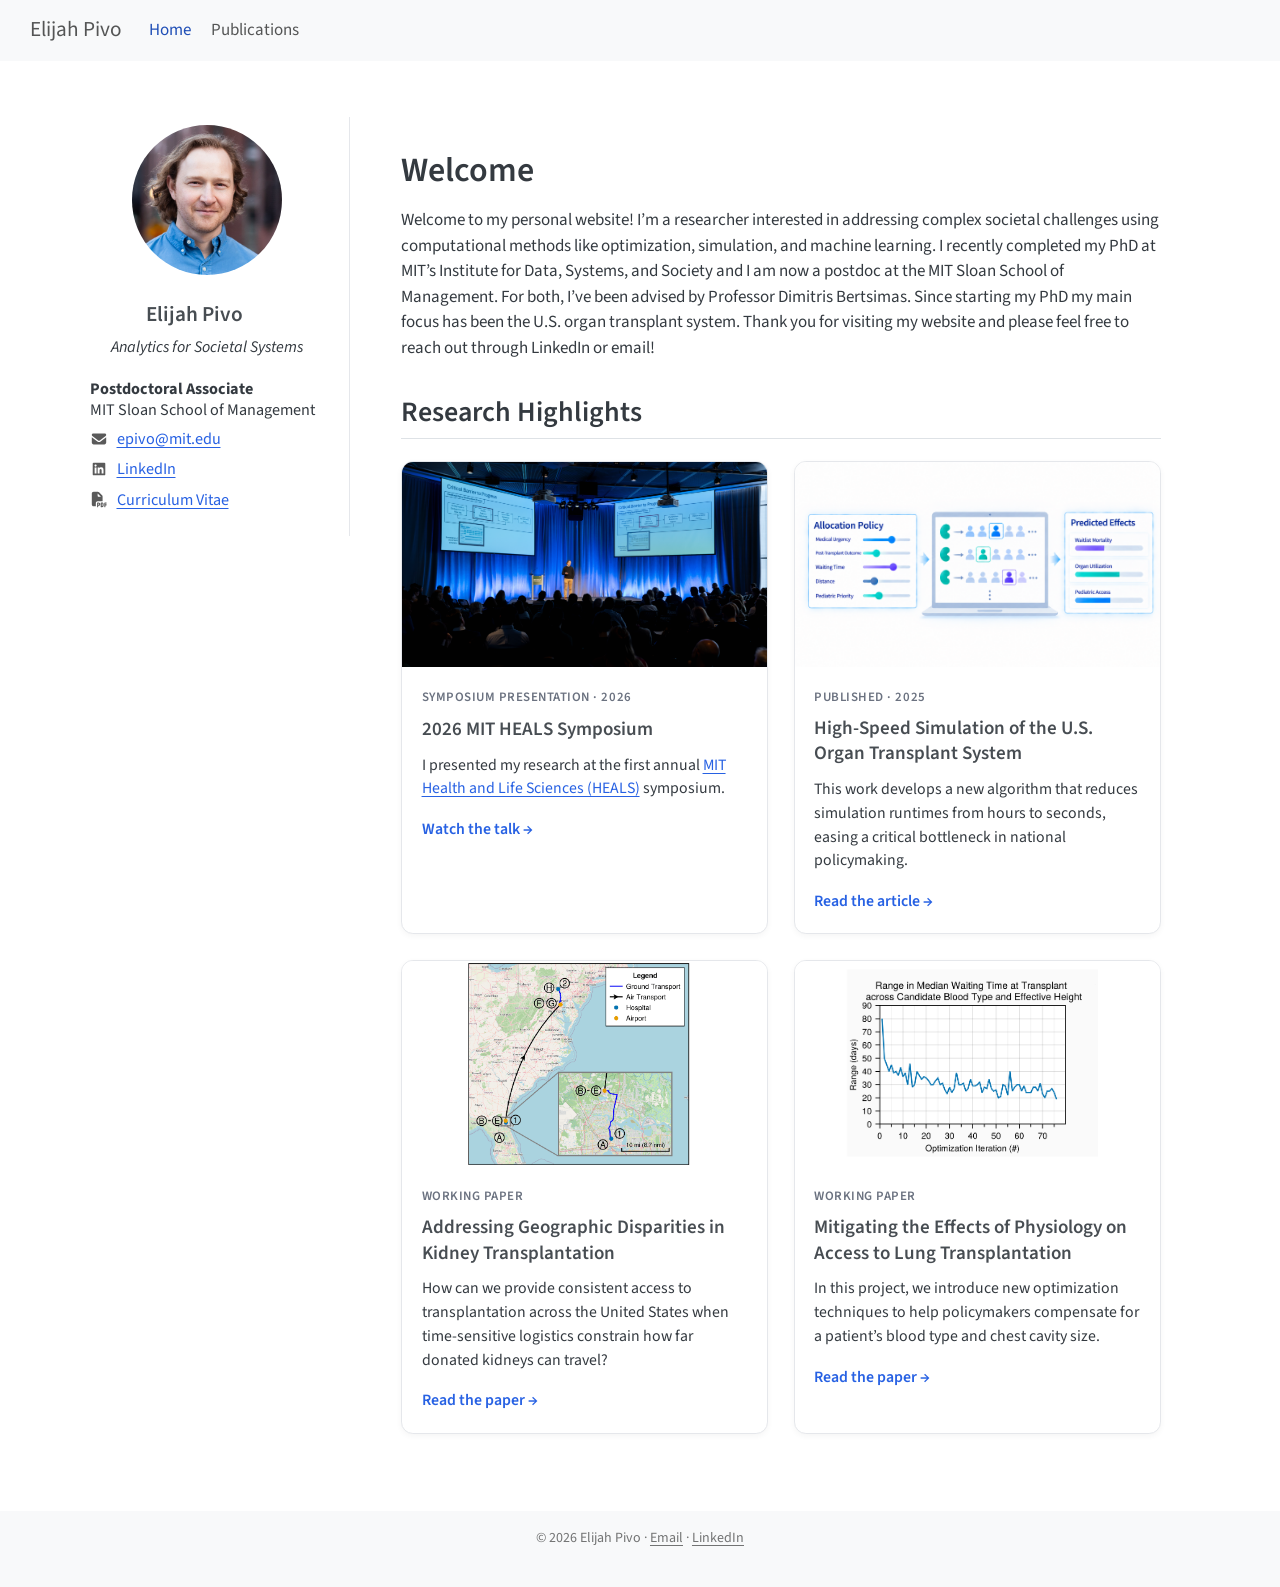
<file: index.html>
<!DOCTYPE html>
<html xmlns="http://www.w3.org/1999/xhtml" lang="en" xml:lang="en"><head>

<meta charset="utf-8">
<meta name="generator" content="quarto-1.10.18">

<meta name="viewport" content="width=device-width, initial-scale=1.0, user-scalable=yes">


<title>Elijah Pivo</title>
<style>
/* Default styles provided by pandoc.
** See https://pandoc.org/MANUAL.html#variables-for-html for config info.
*/
span.smallcaps{font-variant: small-caps;}
div.columns{display: flex; gap: 1.5em;}
div.column{flex: auto;}
@media screen {
div.columns{gap: min(4vw, 1.5em);}
div.column{overflow-x: auto;}
}
div.hanging-indent{margin-left: 1.5em; text-indent: -1.5em;}
ul.task-list{list-style: none;}
ul.task-list li input[type="checkbox"] {
  width: 0.8em;
  margin: 0 0.8em 0.2em -1em; /* quarto-specific, see https://github.com/quarto-dev/quarto-cli/issues/4556 */ 
  vertical-align: middle;
}
</style>


<script src="site_libs/quarto-nav/quarto-nav.js"></script>
<link href="./images/favicon.png" rel="icon" type="image/png">
<script src="site_libs/clipboard/clipboard.min.js"></script>
<script src="site_libs/quarto-html/quarto.js" type="module"></script>
<script src="site_libs/quarto-html/tabsets/tabsets.js" type="module"></script>
<script src="site_libs/quarto-html/popper.min.js"></script>
<script src="site_libs/quarto-html/tippy.umd.min.js"></script>
<script src="site_libs/quarto-html/anchor.min.js"></script>
<link href="site_libs/quarto-html/tippy.css" rel="stylesheet">
<link href="site_libs/quarto-html/quarto-syntax-highlighting-64a204ab8560d761af7679ceaba22944.css" rel="stylesheet" id="quarto-text-highlighting-styles">
<script src="site_libs/bootstrap/bootstrap.min.js"></script>
<link href="site_libs/bootstrap/bootstrap-icons.css" rel="stylesheet">
<link href="site_libs/bootstrap/bootstrap-c43d49efb0aefaa9bb5dc20be4588da5.min.css" rel="stylesheet" append-hash="true" id="quarto-bootstrap" data-mode="light">
<script src="site_libs/quarto-contrib/glightbox/glightbox.min.js"></script>
<link href="site_libs/quarto-contrib/glightbox/glightbox.min.css" rel="stylesheet">
<link href="site_libs/quarto-contrib/glightbox/lightbox.css" rel="stylesheet">
<script id="quarto-search-options" type="application/json">{
  "language": {
    "search-no-results-text": "No results",
    "search-matching-documents-text": "matching documents",
    "search-copy-link-title": "Copy link to search",
    "search-hide-matches-text": "Hide additional matches",
    "search-more-match-text": "more match in this document",
    "search-more-matches-text": "more matches in this document",
    "search-clear-button-title": "Clear",
    "search-text-placeholder": "",
    "search-detached-cancel-button-title": "Cancel",
    "search-submit-button-title": "Submit",
    "search-label": "Search"
  }
}</script>
<script async="" src="https://www.googletagmanager.com/gtag/js?id=G-EB62W4D5LV"></script>

<script type="text/javascript">

window.dataLayer = window.dataLayer || [];
function gtag(){dataLayer.push(arguments);}
gtag('js', new Date());
gtag('config', 'G-EB62W4D5LV', { 'anonymize_ip': true});
</script>


<link rel="stylesheet" href="styles.css">
</head>

<body class="nav-fixed quarto-light">

<div id="quarto-search-results"></div>
  <header id="quarto-header" class="headroom fixed-top">
    <nav class="navbar navbar-expand-lg " data-bs-theme="dark">
      <div class="navbar-container container-fluid">
      <div class="navbar-brand-container mx-auto">
    <a class="navbar-brand" href="./index.html">
    <span class="navbar-title">Elijah Pivo</span>
    </a>
  </div>
          <button class="navbar-toggler" type="button" data-bs-toggle="collapse" data-bs-target="#navbarCollapse" aria-controls="navbarCollapse" role="menu" aria-expanded="false" aria-label="Toggle navigation" onclick="if (window.quartoToggleHeadroom) { window.quartoToggleHeadroom(); }">
  <span class="navbar-toggler-icon"></span>
</button>
          <div class="collapse navbar-collapse" id="navbarCollapse">
            <ul class="navbar-nav navbar-nav-scroll me-auto">
  <li class="nav-item">
    <a class="nav-link active" href="./index.html" aria-current="page"> 
<span class="menu-text">Home</span></a>
  </li>  
  <li class="nav-item">
    <a class="nav-link" href="./publications.html"> 
<span class="menu-text">Publications</span></a>
  </li>  
</ul>
          </div> <!-- /navcollapse -->
            <div class="quarto-navbar-tools">
</div>
      </div> <!-- /container-fluid -->
    </nav>
</header>
<!-- content -->
<div id="quarto-content" class="quarto-container page-columns page-rows-contents page-layout-full page-navbar">
<!-- sidebar -->
<!-- margin-sidebar -->
    
<!-- main -->
<main class="content column-page" id="quarto-document-content"><header id="title-block-header" class="quarto-title-block"></header>




<div class="profile-layout">
<div class="profile-sidebar">
<p><img src="images/headshot.jpg" alt="Portrait of Elijah Pivo" class="profile-photo" width="150" height="150"></p>
<section id="elijah-pivo" class="level3">
<h3 class="anchored" data-anchor-id="elijah-pivo">Elijah Pivo</h3>
<div class="profile-identity">
<p><span class="profile-tagline"><em>Analytics for Societal Systems</em></span><br> <strong>Postdoctoral Associate</strong><br> MIT Sloan School of Management</p>
</div>
<div class="profile-links">
<p><img src="images/icons/envelope-solid-full.svg" class="profile-icon img-fluid"> <a href="mailto:epivo@mit.edu">epivo@mit.edu</a></p>
<p><img src="images/icons/linkedin-brands-solid-full.svg" class="profile-icon img-fluid"> <a href="https://www.linkedin.com/in/epivo/">LinkedIn</a></p>
<p><img src="images/icons/file-pdf-solid-full.svg" class="profile-icon img-fluid"> <a href="files/Elijah_Pivo_CV_Web.pdf">Curriculum Vitae</a></p>
</div>
</section>
</div>
<section id="welcome" class="level1 profile-main">
<h1>Welcome</h1>
<p>Welcome to my personal website! I’m a researcher interested in addressing complex societal challenges using computational methods like optimization, simulation, and machine learning. I recently completed my PhD at MIT’s Institute for Data, Systems, and Society and I am now a postdoc at the MIT Sloan School of Management. For both, I’ve been advised by Professor Dimitris Bertsimas. Since starting my PhD my main focus has been the U.S. organ transplant system. Thank you for visiting my website and please feel free to reach out through LinkedIn or email!</p>
<section id="research-highlights" class="level2">
<h2 class="anchored" data-anchor-id="research-highlights">Research Highlights</h2>
<div class="research-grid">
<div class="research-card">
<div class="research-card-visual">
<p><a href="images/card_images/heals_symposium.jpg" class="lightbox" data-gallery="quarto-lightbox-gallery-1"><img src="images/card_images/heals_symposium.jpg" class="research-card-image img-fluid" alt="Elijah Pivo speaking at the 2026 Annual HEALS Symposium."></a></p>
</div>
<div class="research-card-body">
<p><span class="research-card-status">Symposium presentation · 2026</span></p>
<section id="mit-heals-symposium" class="level3">
<h3 class="anchored" data-anchor-id="mit-heals-symposium">2026 MIT HEALS Symposium</h3>
<p>I presented my research at the first annual <a href="https://heals.mit.edu/" target="_blank" rel="noopener">MIT Health and Life Sciences (HEALS)</a> symposium.</p>
<div class="research-card-action">
<p><a href="#healsVideoModal" class="research-card-link" data-bs-toggle="modal" data-bs-target="#healsVideoModal"> Watch the talk → </a></p>
</div>
</section>
</div>
</div>
<div class="research-card">
<div class="research-card-visual">
<p><a href="images/card_images/allocation_policy_simulation.png" class="lightbox" data-gallery="quarto-lightbox-gallery-2"><img src="images/card_images/allocation_policy_simulation.png" class="research-card-image img-fluid" alt="Diagram showing an organ allocation policy with adjustable priorities being evaluated through computer simulation to predict effects on waitlist mortality, organ utilization, and pediatric access."></a></p>
</div>
<div class="research-card-body">
<p><span class="research-card-status">Published · 2025</span></p>
<section id="high-speed-simulation-of-the-u.s.-organ-transplant-system" class="level3">
<h3 class="anchored" data-anchor-id="high-speed-simulation-of-the-u.s.-organ-transplant-system">High-Speed Simulation of the U.S. Organ Transplant System</h3>
<p>This work develops a new algorithm that reduces simulation runtimes from hours to seconds, easing a critical bottleneck in national policymaking.</p>
<div class="research-card-action">
<p><a href="files/publications/Modernizing_the_Design_Process_for_US_Organ_Allocation_Policy_Toward_a_Continuous_Distribution_Policy_for_Kidneys.pdf" class="research-card-link">Read the article →</a></p>
</div>
</section>
</div>
</div>
<div class="research-card">
<div class="research-card-visual">
<p><a href="images/card_images/kidney_transportation_route.png" class="lightbox" data-gallery="quarto-lightbox-gallery-3"><img src="images/card_images/kidney_transportation_route.png" class="research-card-image img-fluid" alt="Map illustrating geographic access and time-sensitive kidney transportation."></a></p>
</div>
<div class="research-card-body">
<p><span class="research-card-status">Working paper</span></p>
<section id="addressing-geographic-disparities-in-kidney-transplantation" class="level3">
<h3 class="anchored" data-anchor-id="addressing-geographic-disparities-in-kidney-transplantation">Addressing Geographic Disparities in Kidney Transplantation</h3>
<p>How can we provide consistent access to transplantation across the United States when time-sensitive logistics constrain how far donated kidneys can travel?</p>
<div class="research-card-action">
<p><a href="files/working_papers/Pivo_Kidney_Geography_Paper__Preprint.pdf" class="research-card-link">Read the paper →</a></p>
</div>
</section>
</div>
</div>
<div class="research-card">
<div class="research-card-visual">
<p><a href="images/card_images/lung_optimization.png" class="lightbox" data-gallery="quarto-lightbox-gallery-4"><img src="images/card_images/lung_optimization.png" class="research-card-image img-fluid" alt="Illustration of organ allocation decisions in lung transplantation."></a></p>
</div>
<div class="research-card-body">
<p><span class="research-card-status">Working paper</span></p>
<section id="mitigating-the-effects-of-physiology-on-access-to-lung-transplantation" class="level3">
<h3 class="anchored" data-anchor-id="mitigating-the-effects-of-physiology-on-access-to-lung-transplantation">Mitigating the Effects of Physiology on Access to Lung Transplantation</h3>
<p>In this project, we introduce new optimization techniques to help policymakers compensate for a patient’s blood type and chest cavity size.</p>
<div class="research-card-action">
<p><a href="files/working_papers/Pivo_Lung_ABOChestSize_Paper__Preprint.pdf" class="research-card-link">Read the paper →</a></p>
</div>
</section>
</div>
</div>
</div>
</section>
</section>
</div>
<div class="modal fade" id="healsVideoModal" tabindex="-1" aria-labelledby="healsVideoModalLabel" aria-hidden="true">
  <div class="modal-dialog modal-dialog-centered modal-lg">
    <div class="modal-content">
      <div class="modal-header">
        <h2 class="modal-title fs-5 anchored" id="healsVideoModalLabel">
          2026 MIT HEALS Symposium
        </h2>
        <button type="button" class="btn-close" data-bs-dismiss="modal" aria-label="Close"></button>
      </div>
      <div class="modal-body p-0">
        <div class="video-modal-player">
            <iframe data-src="https://player.vimeo.com/video/1174004768?autoplay=1#t=2h43m25s" title="Elijah Pivo speaking at the 2026 MIT HEALS Symposium" allow="autoplay; fullscreen; picture-in-picture" allowfullscreen="">
            </iframe>
        </div>
      </div>
    </div>
  </div>
</div>

<script>
  const healsModal = document.getElementById("healsVideoModal");
  const healsVideo = healsModal?.querySelector("iframe");

  if (healsModal && healsVideo) {
    document.body.appendChild(healsModal);

    healsModal.addEventListener("shown.bs.modal", () => {
      healsVideo.src = healsVideo.dataset.src;
    });

    healsModal.addEventListener("hidden.bs.modal", () => {
      healsVideo.src = "about:blank";
    });
  }
</script>



</main> <!-- /main -->
<script id="quarto-html-after-body" type="application/javascript">
  window.document.addEventListener("DOMContentLoaded", function (event) {
    const icon = "";
    const anchorJS = new window.AnchorJS();
    anchorJS.options = {
      placement: 'right',
      icon: icon
    };
    anchorJS.add('.anchored');
    const isCodeAnnotation = (el) => {
      for (const clz of el.classList) {
        if (clz.startsWith('code-annotation-')) {                     
          return true;
        }
      }
      return false;
    }
    const onCopySuccess = function(e) {
      // button target
      const button = e.trigger;
      // don't keep focus
      button.blur();
      // flash "checked"
      button.classList.add('code-copy-button-checked');
      var currentTitle = button.getAttribute("title");
      button.setAttribute("title", "Copied!");
      let tooltip;
      if (window.bootstrap) {
        button.setAttribute("data-bs-toggle", "tooltip");
        button.setAttribute("data-bs-placement", "left");
        button.setAttribute("data-bs-title", "Copied!");
        tooltip = new bootstrap.Tooltip(button, 
          { trigger: "manual", 
            customClass: "code-copy-button-tooltip",
            offset: [0, -8]});
        tooltip.show();    
      }
      setTimeout(function() {
        if (tooltip) {
          tooltip.hide();
          button.removeAttribute("data-bs-title");
          button.removeAttribute("data-bs-toggle");
          button.removeAttribute("data-bs-placement");
        }
        button.setAttribute("title", currentTitle);
        button.classList.remove('code-copy-button-checked');
      }, 1000);
      // clear code selection
      e.clearSelection();
    }
    const getTextToCopy = function(trigger) {
      const outerScaffold = trigger.parentElement.cloneNode(true);
      const codeEl = outerScaffold.querySelector('code');
      for (const childEl of codeEl.children) {
        if (isCodeAnnotation(childEl)) {
          childEl.remove();
        }
      }
      return codeEl.innerText;
    }
    const clipboard = new window.ClipboardJS('.code-copy-button:not([data-in-quarto-modal])', {
      text: getTextToCopy
    });
    clipboard.on('success', onCopySuccess);
    if (window.document.getElementById('quarto-embedded-source-code-modal')) {
      const clipboardModal = new window.ClipboardJS('.code-copy-button[data-in-quarto-modal]', {
        text: getTextToCopy,
        container: window.document.getElementById('quarto-embedded-source-code-modal')
      });
      clipboardModal.on('success', onCopySuccess);
    }
      var localhostRegex = new RegExp(/^(?:http|https):\/\/localhost\:?[0-9]*\//);
      var mailtoRegex = new RegExp(/^mailto:/);
        var filterRegex = new RegExp("https:\/\/elijahpivo\.com");
      var isInternal = (href) => {
          return filterRegex.test(href) || localhostRegex.test(href) || mailtoRegex.test(href);
      }
      // Inspect non-navigation links and adorn them if external
     var links = window.document.querySelectorAll('a[href]:not(.nav-link):not(.navbar-brand):not(.toc-action):not(.sidebar-link):not(.sidebar-item-toggle):not(.pagination-link):not(.no-external):not([aria-hidden]):not(.dropdown-item):not(.quarto-navigation-tool):not(.about-link)');
      for (var i=0; i<links.length; i++) {
        const link = links[i];
        if (!isInternal(link.href)) {
          // undo the damage that might have been done by quarto-nav.js in the case of
          // links that we want to consider external
          if (link.dataset.originalHref !== undefined) {
            link.href = link.dataset.originalHref;
          }
        }
      }
    function tippyHover(el, contentFn, onTriggerFn, onUntriggerFn) {
      const config = {
        allowHTML: true,
        maxWidth: 500,
        delay: 100,
        arrow: false,
        appendTo: function(el) {
            return el.parentElement;
        },
        interactive: true,
        interactiveBorder: 10,
        theme: 'quarto',
        placement: 'bottom-start',
      };
      if (contentFn) {
        config.content = contentFn;
      }
      if (onTriggerFn) {
        config.onTrigger = onTriggerFn;
      }
      if (onUntriggerFn) {
        config.onUntrigger = onUntriggerFn;
      }
      window.tippy(el, config); 
    }
    const noterefs = window.document.querySelectorAll('a[role="doc-noteref"]');
    for (var i=0; i<noterefs.length; i++) {
      const ref = noterefs[i];
      tippyHover(ref, function() {
        // use id or data attribute instead here
        let href = ref.getAttribute('data-footnote-href') || ref.getAttribute('href');
        try { href = new URL(href).hash; } catch {}
        const id = href.replace(/^#\/?/, "");
        const note = window.document.getElementById(id);
        if (note) {
          return note.innerHTML;
        } else {
          return "";
        }
      });
    }
    const xrefs = window.document.querySelectorAll('a.quarto-xref');
    const processXRef = (id, note) => {
      // Strip column container classes
      const stripColumnClz = (el) => {
        el.classList.remove("page-full", "page-columns");
        if (el.children) {
          for (const child of el.children) {
            stripColumnClz(child);
          }
        }
      }
      stripColumnClz(note)
      if (id === null || id.startsWith('sec-')) {
        // Special case sections, only their first couple elements
        const container = document.createElement("div");
        if (note.children && note.children.length > 2) {
          container.appendChild(note.children[0].cloneNode(true));
          for (let i = 1; i < note.children.length; i++) {
            const child = note.children[i];
            if (child.tagName === "P" && child.innerText === "") {
              continue;
            } else {
              container.appendChild(child.cloneNode(true));
              break;
            }
          }
          if (window.Quarto?.typesetMath) {
            window.Quarto.typesetMath(container);
          }
          return container.innerHTML
        } else {
          if (window.Quarto?.typesetMath) {
            window.Quarto.typesetMath(note);
          }
          return note.innerHTML;
        }
      } else {
        // Remove any anchor links if they are present
        const anchorLink = note.querySelector('a.anchorjs-link');
        if (anchorLink) {
          anchorLink.remove();
        }
        if (window.Quarto?.typesetMath) {
          window.Quarto.typesetMath(note);
        }
        if (note.classList.contains("callout")) {
          return note.outerHTML;
        } else {
          return note.innerHTML;
        }
      }
    }
    for (var i=0; i<xrefs.length; i++) {
      const xref = xrefs[i];
      tippyHover(xref, undefined, function(instance) {
        instance.disable();
        let url = xref.getAttribute('href');
        let hash = undefined; 
        if (url.startsWith('#')) {
          hash = url;
        } else {
          try { hash = new URL(url).hash; } catch {}
        }
        if (hash) {
          const id = hash.replace(/^#\/?/, "");
          const note = window.document.getElementById(id);
          if (note !== null) {
            try {
              const html = processXRef(id, note.cloneNode(true));
              instance.setContent(html);
            } finally {
              instance.enable();
              instance.show();
            }
          } else {
            // See if we can fetch this
            fetch(url.split('#')[0])
            .then(res => res.text())
            .then(html => {
              const parser = new DOMParser();
              const htmlDoc = parser.parseFromString(html, "text/html");
              const note = htmlDoc.getElementById(id);
              if (note !== null) {
                const html = processXRef(id, note);
                instance.setContent(html);
              } 
            }).finally(() => {
              instance.enable();
              instance.show();
            });
          }
        } else {
          // See if we can fetch a full url (with no hash to target)
          // This is a special case and we should probably do some content thinning / targeting
          fetch(url)
          .then(res => res.text())
          .then(html => {
            const parser = new DOMParser();
            const htmlDoc = parser.parseFromString(html, "text/html");
            const note = htmlDoc.querySelector('main.content');
            if (note !== null) {
              // This should only happen for chapter cross references
              // (since there is no id in the URL)
              // remove the first header
              if (note.children.length > 0 && note.children[0].tagName === "HEADER") {
                note.children[0].remove();
              }
              const html = processXRef(null, note);
              instance.setContent(html);
            } 
          }).finally(() => {
            instance.enable();
            instance.show();
          });
        }
      }, function(instance) {
      });
    }
        let selectedAnnoteEl;
        const selectorForAnnotation = ( cell, annotation) => {
          let cellAttr = 'data-code-cell="' + cell + '"';
          let lineAttr = 'data-code-annotation="' +  annotation + '"';
          const selector = 'span[' + cellAttr + '][' + lineAttr + ']';
          return selector;
        }
        const selectCodeLines = (annoteEl) => {
          const doc = window.document;
          const targetCell = annoteEl.getAttribute("data-target-cell");
          const targetAnnotation = annoteEl.getAttribute("data-target-annotation");
          const annoteSpan = window.document.querySelector(selectorForAnnotation(targetCell, targetAnnotation));
          const lines = annoteSpan.getAttribute("data-code-lines").split(",");
          const lineIds = lines.map((line) => {
            return targetCell + "-" + line;
          })
          let top = null;
          let height = null;
          let parent = null;
          if (lineIds.length > 0) {
              //compute the position of the single el (top and bottom and make a div)
              const el = window.document.getElementById(lineIds[0]);
              top = el.offsetTop;
              height = el.offsetHeight;
              parent = el.parentElement.parentElement;
            if (lineIds.length > 1) {
              const lastEl = window.document.getElementById(lineIds[lineIds.length - 1]);
              const bottom = lastEl.offsetTop + lastEl.offsetHeight;
              height = bottom - top;
            }
            if (top !== null && height !== null && parent !== null) {
              // cook up a div (if necessary) and position it 
              let div = window.document.getElementById("code-annotation-line-highlight");
              if (div === null) {
                div = window.document.createElement("div");
                div.setAttribute("id", "code-annotation-line-highlight");
                div.style.position = 'absolute';
                parent.appendChild(div);
              }
              div.style.top = top - 2 + "px";
              div.style.height = height + 4 + "px";
              div.style.left = 0;
              let gutterDiv = window.document.getElementById("code-annotation-line-highlight-gutter");
              if (gutterDiv === null) {
                gutterDiv = window.document.createElement("div");
                gutterDiv.setAttribute("id", "code-annotation-line-highlight-gutter");
                gutterDiv.style.position = 'absolute';
                const codeCell = window.document.getElementById(targetCell);
                const gutter = codeCell.querySelector('.code-annotation-gutter');
                gutter.appendChild(gutterDiv);
              }
              gutterDiv.style.top = top - 2 + "px";
              gutterDiv.style.height = height + 4 + "px";
            }
            selectedAnnoteEl = annoteEl;
          }
        };
        const unselectCodeLines = () => {
          const elementsIds = ["code-annotation-line-highlight", "code-annotation-line-highlight-gutter"];
          elementsIds.forEach((elId) => {
            const div = window.document.getElementById(elId);
            if (div) {
              div.remove();
            }
          });
          selectedAnnoteEl = undefined;
        };
          // Handle positioning of the toggle
      window.addEventListener(
        "resize",
        throttle(() => {
          elRect = undefined;
          if (selectedAnnoteEl) {
            selectCodeLines(selectedAnnoteEl);
          }
        }, 10)
      );
      function throttle(fn, ms) {
      let throttle = false;
      let timer;
        return (...args) => {
          if(!throttle) { // first call gets through
              fn.apply(this, args);
              throttle = true;
          } else { // all the others get throttled
              if(timer) clearTimeout(timer); // cancel #2
              timer = setTimeout(() => {
                fn.apply(this, args);
                timer = throttle = false;
              }, ms);
          }
        };
      }
        // Attach click handler to the DT
        const annoteDls = window.document.querySelectorAll('dt[data-target-cell]');
        for (const annoteDlNode of annoteDls) {
          annoteDlNode.addEventListener('click', (event) => {
            const clickedEl = event.target;
            if (clickedEl !== selectedAnnoteEl) {
              unselectCodeLines();
              const activeEl = window.document.querySelector('dt[data-target-cell].code-annotation-active');
              if (activeEl) {
                activeEl.classList.remove('code-annotation-active');
              }
              selectCodeLines(clickedEl);
              clickedEl.classList.add('code-annotation-active');
            } else {
              // Unselect the line
              unselectCodeLines();
              clickedEl.classList.remove('code-annotation-active');
            }
          });
        }
    const findCites = (el) => {
      const parentEl = el.parentElement;
      if (parentEl) {
        const cites = parentEl.dataset.cites;
        if (cites) {
          return {
            el,
            cites: cites.split(' ')
          };
        } else {
          return findCites(el.parentElement)
        }
      } else {
        return undefined;
      }
    };
    var bibliorefs = window.document.querySelectorAll('a[role="doc-biblioref"]');
    for (var i=0; i<bibliorefs.length; i++) {
      const ref = bibliorefs[i];
      const citeInfo = findCites(ref);
      if (citeInfo) {
        tippyHover(citeInfo.el, function() {
          var popup = window.document.createElement('div');
          citeInfo.cites.forEach(function(cite) {
            var citeDiv = window.document.createElement('div');
            citeDiv.classList.add('hanging-indent');
            citeDiv.classList.add('csl-entry');
            var biblioDiv = window.document.getElementById('ref-' + cite);
            if (biblioDiv) {
              citeDiv.innerHTML = biblioDiv.innerHTML;
            }
            popup.appendChild(citeDiv);
          });
          return popup.innerHTML;
        });
      }
    }
  });
  </script>
</div> <!-- /content -->
<footer class="footer">
  <div class="nav-footer">
    <div class="nav-footer-left">
      &nbsp;
    </div>   
    <div class="nav-footer-center">
<p>© 2026 Elijah Pivo · <a href="mailto:epivo@mit.edu">Email</a> · <a href="https://www.linkedin.com/in/epivo/">LinkedIn</a></p>
</div>
    <div class="nav-footer-right">
      &nbsp;
    </div>
  </div>
</footer>
<script>var lightboxQuarto = GLightbox({"closeEffect":"zoom","descPosition":"bottom","loop":false,"openEffect":"zoom","selector":".lightbox"});
(function() {
  let previousOnload = window.onload;
  window.onload = () => {
    if (previousOnload) {
      previousOnload();
    }
    lightboxQuarto.on('slide_before_load', (data) => {
      const { slideIndex, slideNode, slideConfig, player, trigger } = data;
      const href = trigger.getAttribute('href');
      if (href !== null) {
        const imgEl = window.document.querySelector(`a[href="${href}"] img`);
        if (imgEl !== null) {
          const srcAttr = imgEl.getAttribute("src");
          if (srcAttr && srcAttr.startsWith("data:")) {
            slideConfig.href = srcAttr;
          }
        }
      } 
    });
  
    lightboxQuarto.on('slide_after_load', (data) => {
      const { slideIndex, slideNode, slideConfig, player, trigger } = data;
      if (window.Quarto?.typesetMath) {
        window.Quarto.typesetMath(slideNode);
      }
    });
  
  };
  
})();
          </script>




</body></html>
</file>
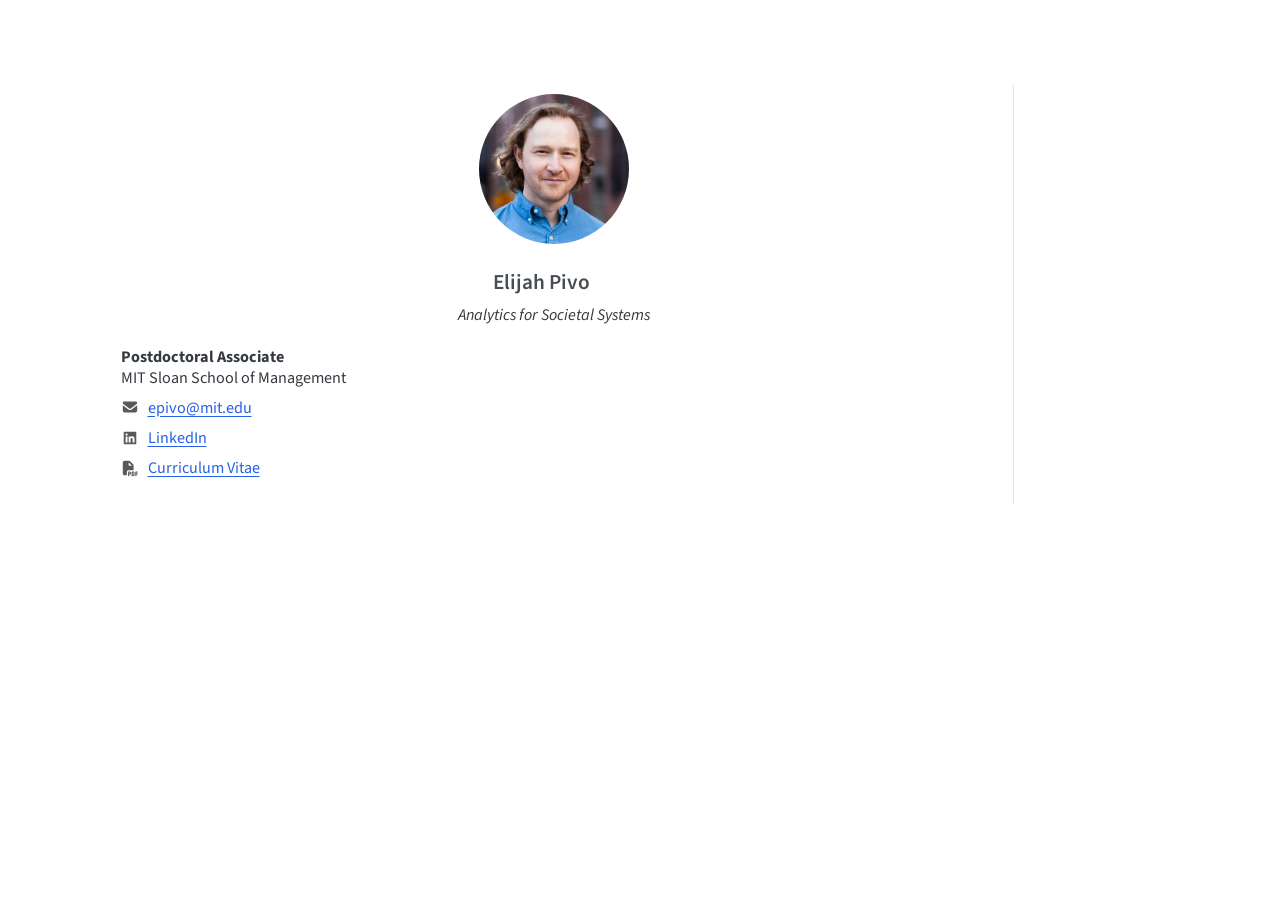
<file: _profile-sidebar.html>
<!DOCTYPE html>
<html xmlns="http://www.w3.org/1999/xhtml" lang="en" xml:lang="en"><head>

<meta charset="utf-8">
<meta name="generator" content="quarto-1.10.18">

<meta name="viewport" content="width=device-width, initial-scale=1.0, user-scalable=yes">


<title>profile-sidebar – Elijah Pivo</title>
<style>
/* Default styles provided by pandoc.
** See https://pandoc.org/MANUAL.html#variables-for-html for config info.
*/
span.smallcaps{font-variant: small-caps;}
div.columns{display: flex; gap: 1.5em;}
div.column{flex: auto;}
@media screen {
div.columns{gap: min(4vw, 1.5em);}
div.column{overflow-x: auto;}
}
div.hanging-indent{margin-left: 1.5em; text-indent: -1.5em;}
ul.task-list{list-style: none;}
ul.task-list li input[type="checkbox"] {
  width: 0.8em;
  margin: 0 0.8em 0.2em -1em; /* quarto-specific, see https://github.com/quarto-dev/quarto-cli/issues/4556 */ 
  vertical-align: middle;
}
</style>


<script src="site_libs/quarto-nav/quarto-nav.js"></script>
<link href="./images/favicon.png" rel="icon" type="image/png">
<script src="site_libs/clipboard/clipboard.min.js"></script>
<script src="site_libs/quarto-html/quarto.js" type="module"></script>
<script src="site_libs/quarto-html/tabsets/tabsets.js" type="module"></script>
<script src="site_libs/quarto-html/popper.min.js"></script>
<script src="site_libs/quarto-html/tippy.umd.min.js"></script>
<script src="site_libs/quarto-html/anchor.min.js"></script>
<link href="site_libs/quarto-html/tippy.css" rel="stylesheet">
<link href="site_libs/quarto-html/quarto-syntax-highlighting-64a204ab8560d761af7679ceaba22944.css" rel="stylesheet" id="quarto-text-highlighting-styles">
<script src="site_libs/bootstrap/bootstrap.min.js"></script>
<link href="site_libs/bootstrap/bootstrap-icons.css" rel="stylesheet">
<link href="site_libs/bootstrap/bootstrap-c43d49efb0aefaa9bb5dc20be4588da5.min.css" rel="stylesheet" append-hash="true" id="quarto-bootstrap" data-mode="light">
<script id="quarto-search-options" type="application/json">{
  "language": {
    "search-no-results-text": "No results",
    "search-matching-documents-text": "matching documents",
    "search-copy-link-title": "Copy link to search",
    "search-hide-matches-text": "Hide additional matches",
    "search-more-match-text": "more match in this document",
    "search-more-matches-text": "more matches in this document",
    "search-clear-button-title": "Clear",
    "search-text-placeholder": "",
    "search-detached-cancel-button-title": "Cancel",
    "search-submit-button-title": "Submit",
    "search-label": "Search"
  }
}</script>
<script async="" src="https://www.googletagmanager.com/gtag/js?id=G-EB62W4D5LV"></script>

<script type="text/javascript">

window.dataLayer = window.dataLayer || [];
function gtag(){dataLayer.push(arguments);}
gtag('js', new Date());
gtag('config', 'G-EB62W4D5LV', { 'anonymize_ip': true});
</script>


<link rel="stylesheet" href="styles.css">
</head>

<body class="quarto-light">

<div id="quarto-search-results"></div>
<!-- content -->
<div id="quarto-content" class="quarto-container page-columns page-rows-contents page-layout-article">
<!-- sidebar -->
<!-- margin-sidebar -->
    <div id="quarto-margin-sidebar" class="sidebar margin-sidebar zindex-bottom">
        
    </div>
<!-- main -->
<main class="content" id="quarto-document-content"><header id="title-block-header" class="quarto-title-block"></header>




<div class="profile-sidebar">
<p><img src="images/headshot.jpg" alt="Portrait of Elijah Pivo" class="profile-photo" width="150" height="150"></p>
<section id="elijah-pivo" class="level3">
<h3 class="anchored" data-anchor-id="elijah-pivo">Elijah Pivo</h3>
<div class="profile-identity">
<p><span class="profile-tagline"><em>Analytics for Societal Systems</em></span><br> <strong>Postdoctoral Associate</strong><br> MIT Sloan School of Management</p>
</div>
<div class="profile-links">
<p><img src="images/icons/envelope-solid-full.svg" class="profile-icon img-fluid"> <a href="mailto:epivo@mit.edu">epivo@mit.edu</a></p>
<p><img src="images/icons/linkedin-brands-solid-full.svg" class="profile-icon img-fluid"> <a href="https://www.linkedin.com/in/epivo/">LinkedIn</a></p>
<p><img src="images/icons/file-pdf-solid-full.svg" class="profile-icon img-fluid"> <a href="files/Elijah_Pivo_CV_Web.pdf">Curriculum Vitae</a></p>
</div>
</section>
</div>



</main> <!-- /main -->
<script id="quarto-html-after-body" type="application/javascript">
  window.document.addEventListener("DOMContentLoaded", function (event) {
    const icon = "";
    const anchorJS = new window.AnchorJS();
    anchorJS.options = {
      placement: 'right',
      icon: icon
    };
    anchorJS.add('.anchored');
    const isCodeAnnotation = (el) => {
      for (const clz of el.classList) {
        if (clz.startsWith('code-annotation-')) {                     
          return true;
        }
      }
      return false;
    }
    const onCopySuccess = function(e) {
      // button target
      const button = e.trigger;
      // don't keep focus
      button.blur();
      // flash "checked"
      button.classList.add('code-copy-button-checked');
      var currentTitle = button.getAttribute("title");
      button.setAttribute("title", "Copied!");
      let tooltip;
      if (window.bootstrap) {
        button.setAttribute("data-bs-toggle", "tooltip");
        button.setAttribute("data-bs-placement", "left");
        button.setAttribute("data-bs-title", "Copied!");
        tooltip = new bootstrap.Tooltip(button, 
          { trigger: "manual", 
            customClass: "code-copy-button-tooltip",
            offset: [0, -8]});
        tooltip.show();    
      }
      setTimeout(function() {
        if (tooltip) {
          tooltip.hide();
          button.removeAttribute("data-bs-title");
          button.removeAttribute("data-bs-toggle");
          button.removeAttribute("data-bs-placement");
        }
        button.setAttribute("title", currentTitle);
        button.classList.remove('code-copy-button-checked');
      }, 1000);
      // clear code selection
      e.clearSelection();
    }
    const getTextToCopy = function(trigger) {
      const outerScaffold = trigger.parentElement.cloneNode(true);
      const codeEl = outerScaffold.querySelector('code');
      for (const childEl of codeEl.children) {
        if (isCodeAnnotation(childEl)) {
          childEl.remove();
        }
      }
      return codeEl.innerText;
    }
    const clipboard = new window.ClipboardJS('.code-copy-button:not([data-in-quarto-modal])', {
      text: getTextToCopy
    });
    clipboard.on('success', onCopySuccess);
    if (window.document.getElementById('quarto-embedded-source-code-modal')) {
      const clipboardModal = new window.ClipboardJS('.code-copy-button[data-in-quarto-modal]', {
        text: getTextToCopy,
        container: window.document.getElementById('quarto-embedded-source-code-modal')
      });
      clipboardModal.on('success', onCopySuccess);
    }
      var localhostRegex = new RegExp(/^(?:http|https):\/\/localhost\:?[0-9]*\//);
      var mailtoRegex = new RegExp(/^mailto:/);
        var filterRegex = new RegExp("https:\/\/elijahpivo\.com");
      var isInternal = (href) => {
          return filterRegex.test(href) || localhostRegex.test(href) || mailtoRegex.test(href);
      }
      // Inspect non-navigation links and adorn them if external
     var links = window.document.querySelectorAll('a[href]:not(.nav-link):not(.navbar-brand):not(.toc-action):not(.sidebar-link):not(.sidebar-item-toggle):not(.pagination-link):not(.no-external):not([aria-hidden]):not(.dropdown-item):not(.quarto-navigation-tool):not(.about-link)');
      for (var i=0; i<links.length; i++) {
        const link = links[i];
        if (!isInternal(link.href)) {
          // undo the damage that might have been done by quarto-nav.js in the case of
          // links that we want to consider external
          if (link.dataset.originalHref !== undefined) {
            link.href = link.dataset.originalHref;
          }
        }
      }
    function tippyHover(el, contentFn, onTriggerFn, onUntriggerFn) {
      const config = {
        allowHTML: true,
        maxWidth: 500,
        delay: 100,
        arrow: false,
        appendTo: function(el) {
            return el.parentElement;
        },
        interactive: true,
        interactiveBorder: 10,
        theme: 'quarto',
        placement: 'bottom-start',
      };
      if (contentFn) {
        config.content = contentFn;
      }
      if (onTriggerFn) {
        config.onTrigger = onTriggerFn;
      }
      if (onUntriggerFn) {
        config.onUntrigger = onUntriggerFn;
      }
      window.tippy(el, config); 
    }
    const noterefs = window.document.querySelectorAll('a[role="doc-noteref"]');
    for (var i=0; i<noterefs.length; i++) {
      const ref = noterefs[i];
      tippyHover(ref, function() {
        // use id or data attribute instead here
        let href = ref.getAttribute('data-footnote-href') || ref.getAttribute('href');
        try { href = new URL(href).hash; } catch {}
        const id = href.replace(/^#\/?/, "");
        const note = window.document.getElementById(id);
        if (note) {
          return note.innerHTML;
        } else {
          return "";
        }
      });
    }
    const xrefs = window.document.querySelectorAll('a.quarto-xref');
    const processXRef = (id, note) => {
      // Strip column container classes
      const stripColumnClz = (el) => {
        el.classList.remove("page-full", "page-columns");
        if (el.children) {
          for (const child of el.children) {
            stripColumnClz(child);
          }
        }
      }
      stripColumnClz(note)
      if (id === null || id.startsWith('sec-')) {
        // Special case sections, only their first couple elements
        const container = document.createElement("div");
        if (note.children && note.children.length > 2) {
          container.appendChild(note.children[0].cloneNode(true));
          for (let i = 1; i < note.children.length; i++) {
            const child = note.children[i];
            if (child.tagName === "P" && child.innerText === "") {
              continue;
            } else {
              container.appendChild(child.cloneNode(true));
              break;
            }
          }
          if (window.Quarto?.typesetMath) {
            window.Quarto.typesetMath(container);
          }
          return container.innerHTML
        } else {
          if (window.Quarto?.typesetMath) {
            window.Quarto.typesetMath(note);
          }
          return note.innerHTML;
        }
      } else {
        // Remove any anchor links if they are present
        const anchorLink = note.querySelector('a.anchorjs-link');
        if (anchorLink) {
          anchorLink.remove();
        }
        if (window.Quarto?.typesetMath) {
          window.Quarto.typesetMath(note);
        }
        if (note.classList.contains("callout")) {
          return note.outerHTML;
        } else {
          return note.innerHTML;
        }
      }
    }
    for (var i=0; i<xrefs.length; i++) {
      const xref = xrefs[i];
      tippyHover(xref, undefined, function(instance) {
        instance.disable();
        let url = xref.getAttribute('href');
        let hash = undefined; 
        if (url.startsWith('#')) {
          hash = url;
        } else {
          try { hash = new URL(url).hash; } catch {}
        }
        if (hash) {
          const id = hash.replace(/^#\/?/, "");
          const note = window.document.getElementById(id);
          if (note !== null) {
            try {
              const html = processXRef(id, note.cloneNode(true));
              instance.setContent(html);
            } finally {
              instance.enable();
              instance.show();
            }
          } else {
            // See if we can fetch this
            fetch(url.split('#')[0])
            .then(res => res.text())
            .then(html => {
              const parser = new DOMParser();
              const htmlDoc = parser.parseFromString(html, "text/html");
              const note = htmlDoc.getElementById(id);
              if (note !== null) {
                const html = processXRef(id, note);
                instance.setContent(html);
              } 
            }).finally(() => {
              instance.enable();
              instance.show();
            });
          }
        } else {
          // See if we can fetch a full url (with no hash to target)
          // This is a special case and we should probably do some content thinning / targeting
          fetch(url)
          .then(res => res.text())
          .then(html => {
            const parser = new DOMParser();
            const htmlDoc = parser.parseFromString(html, "text/html");
            const note = htmlDoc.querySelector('main.content');
            if (note !== null) {
              // This should only happen for chapter cross references
              // (since there is no id in the URL)
              // remove the first header
              if (note.children.length > 0 && note.children[0].tagName === "HEADER") {
                note.children[0].remove();
              }
              const html = processXRef(null, note);
              instance.setContent(html);
            } 
          }).finally(() => {
            instance.enable();
            instance.show();
          });
        }
      }, function(instance) {
      });
    }
        let selectedAnnoteEl;
        const selectorForAnnotation = ( cell, annotation) => {
          let cellAttr = 'data-code-cell="' + cell + '"';
          let lineAttr = 'data-code-annotation="' +  annotation + '"';
          const selector = 'span[' + cellAttr + '][' + lineAttr + ']';
          return selector;
        }
        const selectCodeLines = (annoteEl) => {
          const doc = window.document;
          const targetCell = annoteEl.getAttribute("data-target-cell");
          const targetAnnotation = annoteEl.getAttribute("data-target-annotation");
          const annoteSpan = window.document.querySelector(selectorForAnnotation(targetCell, targetAnnotation));
          const lines = annoteSpan.getAttribute("data-code-lines").split(",");
          const lineIds = lines.map((line) => {
            return targetCell + "-" + line;
          })
          let top = null;
          let height = null;
          let parent = null;
          if (lineIds.length > 0) {
              //compute the position of the single el (top and bottom and make a div)
              const el = window.document.getElementById(lineIds[0]);
              top = el.offsetTop;
              height = el.offsetHeight;
              parent = el.parentElement.parentElement;
            if (lineIds.length > 1) {
              const lastEl = window.document.getElementById(lineIds[lineIds.length - 1]);
              const bottom = lastEl.offsetTop + lastEl.offsetHeight;
              height = bottom - top;
            }
            if (top !== null && height !== null && parent !== null) {
              // cook up a div (if necessary) and position it 
              let div = window.document.getElementById("code-annotation-line-highlight");
              if (div === null) {
                div = window.document.createElement("div");
                div.setAttribute("id", "code-annotation-line-highlight");
                div.style.position = 'absolute';
                parent.appendChild(div);
              }
              div.style.top = top - 2 + "px";
              div.style.height = height + 4 + "px";
              div.style.left = 0;
              let gutterDiv = window.document.getElementById("code-annotation-line-highlight-gutter");
              if (gutterDiv === null) {
                gutterDiv = window.document.createElement("div");
                gutterDiv.setAttribute("id", "code-annotation-line-highlight-gutter");
                gutterDiv.style.position = 'absolute';
                const codeCell = window.document.getElementById(targetCell);
                const gutter = codeCell.querySelector('.code-annotation-gutter');
                gutter.appendChild(gutterDiv);
              }
              gutterDiv.style.top = top - 2 + "px";
              gutterDiv.style.height = height + 4 + "px";
            }
            selectedAnnoteEl = annoteEl;
          }
        };
        const unselectCodeLines = () => {
          const elementsIds = ["code-annotation-line-highlight", "code-annotation-line-highlight-gutter"];
          elementsIds.forEach((elId) => {
            const div = window.document.getElementById(elId);
            if (div) {
              div.remove();
            }
          });
          selectedAnnoteEl = undefined;
        };
          // Handle positioning of the toggle
      window.addEventListener(
        "resize",
        throttle(() => {
          elRect = undefined;
          if (selectedAnnoteEl) {
            selectCodeLines(selectedAnnoteEl);
          }
        }, 10)
      );
      function throttle(fn, ms) {
      let throttle = false;
      let timer;
        return (...args) => {
          if(!throttle) { // first call gets through
              fn.apply(this, args);
              throttle = true;
          } else { // all the others get throttled
              if(timer) clearTimeout(timer); // cancel #2
              timer = setTimeout(() => {
                fn.apply(this, args);
                timer = throttle = false;
              }, ms);
          }
        };
      }
        // Attach click handler to the DT
        const annoteDls = window.document.querySelectorAll('dt[data-target-cell]');
        for (const annoteDlNode of annoteDls) {
          annoteDlNode.addEventListener('click', (event) => {
            const clickedEl = event.target;
            if (clickedEl !== selectedAnnoteEl) {
              unselectCodeLines();
              const activeEl = window.document.querySelector('dt[data-target-cell].code-annotation-active');
              if (activeEl) {
                activeEl.classList.remove('code-annotation-active');
              }
              selectCodeLines(clickedEl);
              clickedEl.classList.add('code-annotation-active');
            } else {
              // Unselect the line
              unselectCodeLines();
              clickedEl.classList.remove('code-annotation-active');
            }
          });
        }
    const findCites = (el) => {
      const parentEl = el.parentElement;
      if (parentEl) {
        const cites = parentEl.dataset.cites;
        if (cites) {
          return {
            el,
            cites: cites.split(' ')
          };
        } else {
          return findCites(el.parentElement)
        }
      } else {
        return undefined;
      }
    };
    var bibliorefs = window.document.querySelectorAll('a[role="doc-biblioref"]');
    for (var i=0; i<bibliorefs.length; i++) {
      const ref = bibliorefs[i];
      const citeInfo = findCites(ref);
      if (citeInfo) {
        tippyHover(citeInfo.el, function() {
          var popup = window.document.createElement('div');
          citeInfo.cites.forEach(function(cite) {
            var citeDiv = window.document.createElement('div');
            citeDiv.classList.add('hanging-indent');
            citeDiv.classList.add('csl-entry');
            var biblioDiv = window.document.getElementById('ref-' + cite);
            if (biblioDiv) {
              citeDiv.innerHTML = biblioDiv.innerHTML;
            }
            popup.appendChild(citeDiv);
          });
          return popup.innerHTML;
        });
      }
    }
  });
  </script>
</div> <!-- /content -->




</body></html>
</file>
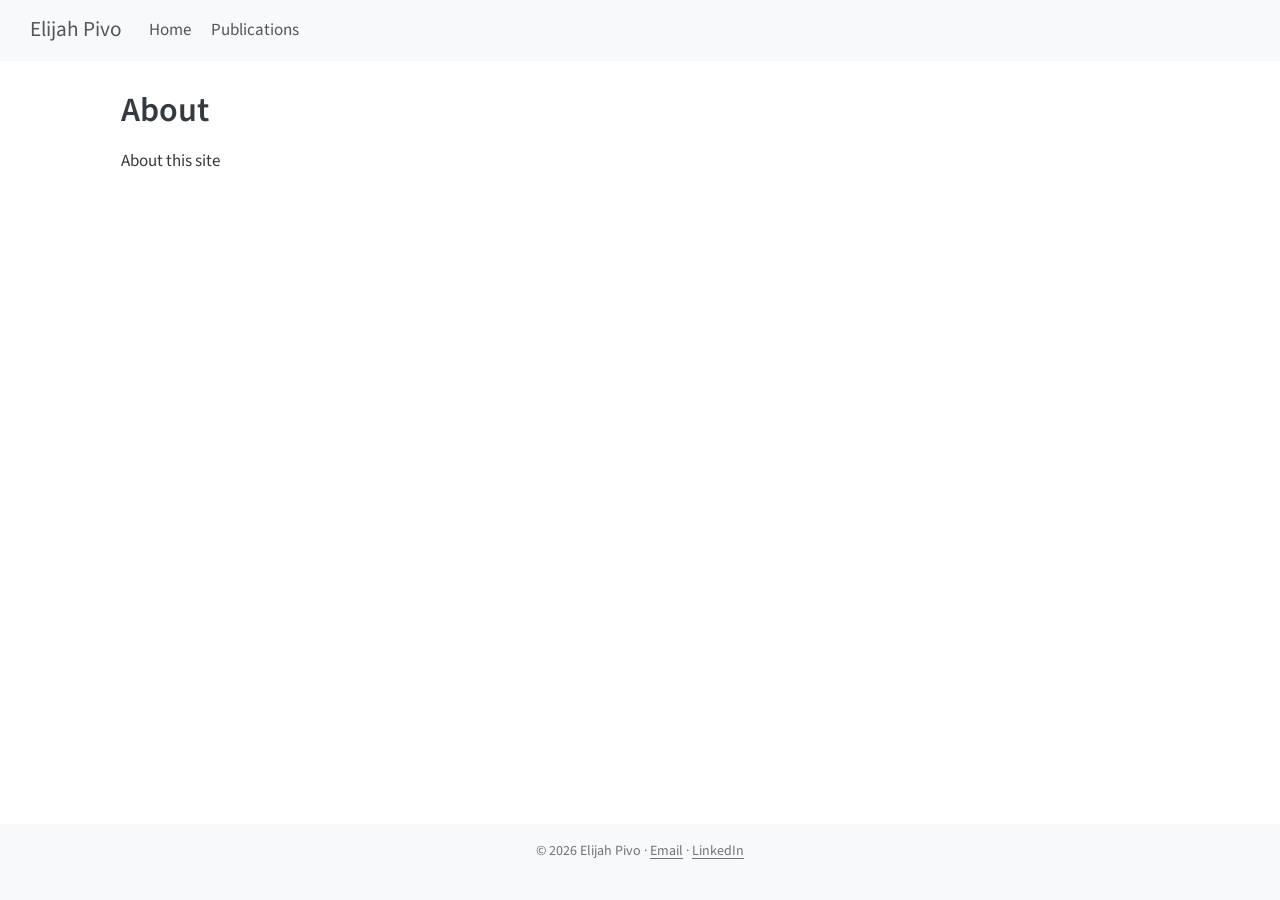
<file: about.html>
<!DOCTYPE html>
<html xmlns="http://www.w3.org/1999/xhtml" lang="en" xml:lang="en"><head>

<meta charset="utf-8">
<meta name="generator" content="quarto-1.10.18">

<meta name="viewport" content="width=device-width, initial-scale=1.0, user-scalable=yes">


<title>About – Elijah Pivo</title>
<style>
/* Default styles provided by pandoc.
** See https://pandoc.org/MANUAL.html#variables-for-html for config info.
*/
span.smallcaps{font-variant: small-caps;}
div.columns{display: flex; gap: 1.5em;}
div.column{flex: auto;}
@media screen {
div.columns{gap: min(4vw, 1.5em);}
div.column{overflow-x: auto;}
}
div.hanging-indent{margin-left: 1.5em; text-indent: -1.5em;}
ul.task-list{list-style: none;}
ul.task-list li input[type="checkbox"] {
  width: 0.8em;
  margin: 0 0.8em 0.2em -1em; /* quarto-specific, see https://github.com/quarto-dev/quarto-cli/issues/4556 */ 
  vertical-align: middle;
}
</style>


<script src="site_libs/quarto-nav/quarto-nav.js"></script>
<link href="./images/favicon.png" rel="icon" type="image/png">
<script src="site_libs/clipboard/clipboard.min.js"></script>
<script src="site_libs/quarto-html/quarto.js" type="module"></script>
<script src="site_libs/quarto-html/tabsets/tabsets.js" type="module"></script>
<script src="site_libs/quarto-html/popper.min.js"></script>
<script src="site_libs/quarto-html/tippy.umd.min.js"></script>
<script src="site_libs/quarto-html/anchor.min.js"></script>
<link href="site_libs/quarto-html/tippy.css" rel="stylesheet">
<link href="site_libs/quarto-html/quarto-syntax-highlighting-64a204ab8560d761af7679ceaba22944.css" rel="stylesheet" id="quarto-text-highlighting-styles">
<script src="site_libs/bootstrap/bootstrap.min.js"></script>
<link href="site_libs/bootstrap/bootstrap-icons.css" rel="stylesheet">
<link href="site_libs/bootstrap/bootstrap-c43d49efb0aefaa9bb5dc20be4588da5.min.css" rel="stylesheet" append-hash="true" id="quarto-bootstrap" data-mode="light">
<script id="quarto-search-options" type="application/json">{
  "language": {
    "search-no-results-text": "No results",
    "search-matching-documents-text": "matching documents",
    "search-copy-link-title": "Copy link to search",
    "search-hide-matches-text": "Hide additional matches",
    "search-more-match-text": "more match in this document",
    "search-more-matches-text": "more matches in this document",
    "search-clear-button-title": "Clear",
    "search-text-placeholder": "",
    "search-detached-cancel-button-title": "Cancel",
    "search-submit-button-title": "Submit",
    "search-label": "Search"
  }
}</script>
<script async="" src="https://www.googletagmanager.com/gtag/js?id=G-EB62W4D5LV"></script>

<script type="text/javascript">

window.dataLayer = window.dataLayer || [];
function gtag(){dataLayer.push(arguments);}
gtag('js', new Date());
gtag('config', 'G-EB62W4D5LV', { 'anonymize_ip': true});
</script>


<link rel="stylesheet" href="styles.css">
</head>

<body class="nav-fixed quarto-light">

<div id="quarto-search-results"></div>
  <header id="quarto-header" class="headroom fixed-top">
    <nav class="navbar navbar-expand-lg " data-bs-theme="dark">
      <div class="navbar-container container-fluid">
      <div class="navbar-brand-container mx-auto">
    <a class="navbar-brand" href="./index.html">
    <span class="navbar-title">Elijah Pivo</span>
    </a>
  </div>
          <button class="navbar-toggler" type="button" data-bs-toggle="collapse" data-bs-target="#navbarCollapse" aria-controls="navbarCollapse" role="menu" aria-expanded="false" aria-label="Toggle navigation" onclick="if (window.quartoToggleHeadroom) { window.quartoToggleHeadroom(); }">
  <span class="navbar-toggler-icon"></span>
</button>
          <div class="collapse navbar-collapse" id="navbarCollapse">
            <ul class="navbar-nav navbar-nav-scroll me-auto">
  <li class="nav-item">
    <a class="nav-link" href="./index.html"> 
<span class="menu-text">Home</span></a>
  </li>  
  <li class="nav-item">
    <a class="nav-link" href="./publications.html"> 
<span class="menu-text">Publications</span></a>
  </li>  
</ul>
          </div> <!-- /navcollapse -->
            <div class="quarto-navbar-tools">
</div>
      </div> <!-- /container-fluid -->
    </nav>
</header>
<!-- content -->
<div id="quarto-content" class="quarto-container page-columns page-rows-contents page-layout-article page-navbar">
<!-- sidebar -->
<!-- margin-sidebar -->
    <div id="quarto-margin-sidebar" class="sidebar margin-sidebar zindex-bottom">
        
    </div>
<!-- main -->
<main class="content" id="quarto-document-content">

<header id="title-block-header" class="quarto-title-block default">
<div class="quarto-title">
<h1 class="title">About</h1>
</div>



<div class="quarto-title-meta">

    
  
    
  </div>
  


</header>


<p>About this site</p>



</main> <!-- /main -->
<script id="quarto-html-after-body" type="application/javascript">
  window.document.addEventListener("DOMContentLoaded", function (event) {
    const icon = "";
    const anchorJS = new window.AnchorJS();
    anchorJS.options = {
      placement: 'right',
      icon: icon
    };
    anchorJS.add('.anchored');
    const isCodeAnnotation = (el) => {
      for (const clz of el.classList) {
        if (clz.startsWith('code-annotation-')) {                     
          return true;
        }
      }
      return false;
    }
    const onCopySuccess = function(e) {
      // button target
      const button = e.trigger;
      // don't keep focus
      button.blur();
      // flash "checked"
      button.classList.add('code-copy-button-checked');
      var currentTitle = button.getAttribute("title");
      button.setAttribute("title", "Copied!");
      let tooltip;
      if (window.bootstrap) {
        button.setAttribute("data-bs-toggle", "tooltip");
        button.setAttribute("data-bs-placement", "left");
        button.setAttribute("data-bs-title", "Copied!");
        tooltip = new bootstrap.Tooltip(button, 
          { trigger: "manual", 
            customClass: "code-copy-button-tooltip",
            offset: [0, -8]});
        tooltip.show();    
      }
      setTimeout(function() {
        if (tooltip) {
          tooltip.hide();
          button.removeAttribute("data-bs-title");
          button.removeAttribute("data-bs-toggle");
          button.removeAttribute("data-bs-placement");
        }
        button.setAttribute("title", currentTitle);
        button.classList.remove('code-copy-button-checked');
      }, 1000);
      // clear code selection
      e.clearSelection();
    }
    const getTextToCopy = function(trigger) {
      const outerScaffold = trigger.parentElement.cloneNode(true);
      const codeEl = outerScaffold.querySelector('code');
      for (const childEl of codeEl.children) {
        if (isCodeAnnotation(childEl)) {
          childEl.remove();
        }
      }
      return codeEl.innerText;
    }
    const clipboard = new window.ClipboardJS('.code-copy-button:not([data-in-quarto-modal])', {
      text: getTextToCopy
    });
    clipboard.on('success', onCopySuccess);
    if (window.document.getElementById('quarto-embedded-source-code-modal')) {
      const clipboardModal = new window.ClipboardJS('.code-copy-button[data-in-quarto-modal]', {
        text: getTextToCopy,
        container: window.document.getElementById('quarto-embedded-source-code-modal')
      });
      clipboardModal.on('success', onCopySuccess);
    }
      var localhostRegex = new RegExp(/^(?:http|https):\/\/localhost\:?[0-9]*\//);
      var mailtoRegex = new RegExp(/^mailto:/);
        var filterRegex = new RegExp("https:\/\/elijahpivo\.com");
      var isInternal = (href) => {
          return filterRegex.test(href) || localhostRegex.test(href) || mailtoRegex.test(href);
      }
      // Inspect non-navigation links and adorn them if external
     var links = window.document.querySelectorAll('a[href]:not(.nav-link):not(.navbar-brand):not(.toc-action):not(.sidebar-link):not(.sidebar-item-toggle):not(.pagination-link):not(.no-external):not([aria-hidden]):not(.dropdown-item):not(.quarto-navigation-tool):not(.about-link)');
      for (var i=0; i<links.length; i++) {
        const link = links[i];
        if (!isInternal(link.href)) {
          // undo the damage that might have been done by quarto-nav.js in the case of
          // links that we want to consider external
          if (link.dataset.originalHref !== undefined) {
            link.href = link.dataset.originalHref;
          }
        }
      }
    function tippyHover(el, contentFn, onTriggerFn, onUntriggerFn) {
      const config = {
        allowHTML: true,
        maxWidth: 500,
        delay: 100,
        arrow: false,
        appendTo: function(el) {
            return el.parentElement;
        },
        interactive: true,
        interactiveBorder: 10,
        theme: 'quarto',
        placement: 'bottom-start',
      };
      if (contentFn) {
        config.content = contentFn;
      }
      if (onTriggerFn) {
        config.onTrigger = onTriggerFn;
      }
      if (onUntriggerFn) {
        config.onUntrigger = onUntriggerFn;
      }
      window.tippy(el, config); 
    }
    const noterefs = window.document.querySelectorAll('a[role="doc-noteref"]');
    for (var i=0; i<noterefs.length; i++) {
      const ref = noterefs[i];
      tippyHover(ref, function() {
        // use id or data attribute instead here
        let href = ref.getAttribute('data-footnote-href') || ref.getAttribute('href');
        try { href = new URL(href).hash; } catch {}
        const id = href.replace(/^#\/?/, "");
        const note = window.document.getElementById(id);
        if (note) {
          return note.innerHTML;
        } else {
          return "";
        }
      });
    }
    const xrefs = window.document.querySelectorAll('a.quarto-xref');
    const processXRef = (id, note) => {
      // Strip column container classes
      const stripColumnClz = (el) => {
        el.classList.remove("page-full", "page-columns");
        if (el.children) {
          for (const child of el.children) {
            stripColumnClz(child);
          }
        }
      }
      stripColumnClz(note)
      if (id === null || id.startsWith('sec-')) {
        // Special case sections, only their first couple elements
        const container = document.createElement("div");
        if (note.children && note.children.length > 2) {
          container.appendChild(note.children[0].cloneNode(true));
          for (let i = 1; i < note.children.length; i++) {
            const child = note.children[i];
            if (child.tagName === "P" && child.innerText === "") {
              continue;
            } else {
              container.appendChild(child.cloneNode(true));
              break;
            }
          }
          if (window.Quarto?.typesetMath) {
            window.Quarto.typesetMath(container);
          }
          return container.innerHTML
        } else {
          if (window.Quarto?.typesetMath) {
            window.Quarto.typesetMath(note);
          }
          return note.innerHTML;
        }
      } else {
        // Remove any anchor links if they are present
        const anchorLink = note.querySelector('a.anchorjs-link');
        if (anchorLink) {
          anchorLink.remove();
        }
        if (window.Quarto?.typesetMath) {
          window.Quarto.typesetMath(note);
        }
        if (note.classList.contains("callout")) {
          return note.outerHTML;
        } else {
          return note.innerHTML;
        }
      }
    }
    for (var i=0; i<xrefs.length; i++) {
      const xref = xrefs[i];
      tippyHover(xref, undefined, function(instance) {
        instance.disable();
        let url = xref.getAttribute('href');
        let hash = undefined; 
        if (url.startsWith('#')) {
          hash = url;
        } else {
          try { hash = new URL(url).hash; } catch {}
        }
        if (hash) {
          const id = hash.replace(/^#\/?/, "");
          const note = window.document.getElementById(id);
          if (note !== null) {
            try {
              const html = processXRef(id, note.cloneNode(true));
              instance.setContent(html);
            } finally {
              instance.enable();
              instance.show();
            }
          } else {
            // See if we can fetch this
            fetch(url.split('#')[0])
            .then(res => res.text())
            .then(html => {
              const parser = new DOMParser();
              const htmlDoc = parser.parseFromString(html, "text/html");
              const note = htmlDoc.getElementById(id);
              if (note !== null) {
                const html = processXRef(id, note);
                instance.setContent(html);
              } 
            }).finally(() => {
              instance.enable();
              instance.show();
            });
          }
        } else {
          // See if we can fetch a full url (with no hash to target)
          // This is a special case and we should probably do some content thinning / targeting
          fetch(url)
          .then(res => res.text())
          .then(html => {
            const parser = new DOMParser();
            const htmlDoc = parser.parseFromString(html, "text/html");
            const note = htmlDoc.querySelector('main.content');
            if (note !== null) {
              // This should only happen for chapter cross references
              // (since there is no id in the URL)
              // remove the first header
              if (note.children.length > 0 && note.children[0].tagName === "HEADER") {
                note.children[0].remove();
              }
              const html = processXRef(null, note);
              instance.setContent(html);
            } 
          }).finally(() => {
            instance.enable();
            instance.show();
          });
        }
      }, function(instance) {
      });
    }
        let selectedAnnoteEl;
        const selectorForAnnotation = ( cell, annotation) => {
          let cellAttr = 'data-code-cell="' + cell + '"';
          let lineAttr = 'data-code-annotation="' +  annotation + '"';
          const selector = 'span[' + cellAttr + '][' + lineAttr + ']';
          return selector;
        }
        const selectCodeLines = (annoteEl) => {
          const doc = window.document;
          const targetCell = annoteEl.getAttribute("data-target-cell");
          const targetAnnotation = annoteEl.getAttribute("data-target-annotation");
          const annoteSpan = window.document.querySelector(selectorForAnnotation(targetCell, targetAnnotation));
          const lines = annoteSpan.getAttribute("data-code-lines").split(",");
          const lineIds = lines.map((line) => {
            return targetCell + "-" + line;
          })
          let top = null;
          let height = null;
          let parent = null;
          if (lineIds.length > 0) {
              //compute the position of the single el (top and bottom and make a div)
              const el = window.document.getElementById(lineIds[0]);
              top = el.offsetTop;
              height = el.offsetHeight;
              parent = el.parentElement.parentElement;
            if (lineIds.length > 1) {
              const lastEl = window.document.getElementById(lineIds[lineIds.length - 1]);
              const bottom = lastEl.offsetTop + lastEl.offsetHeight;
              height = bottom - top;
            }
            if (top !== null && height !== null && parent !== null) {
              // cook up a div (if necessary) and position it 
              let div = window.document.getElementById("code-annotation-line-highlight");
              if (div === null) {
                div = window.document.createElement("div");
                div.setAttribute("id", "code-annotation-line-highlight");
                div.style.position = 'absolute';
                parent.appendChild(div);
              }
              div.style.top = top - 2 + "px";
              div.style.height = height + 4 + "px";
              div.style.left = 0;
              let gutterDiv = window.document.getElementById("code-annotation-line-highlight-gutter");
              if (gutterDiv === null) {
                gutterDiv = window.document.createElement("div");
                gutterDiv.setAttribute("id", "code-annotation-line-highlight-gutter");
                gutterDiv.style.position = 'absolute';
                const codeCell = window.document.getElementById(targetCell);
                const gutter = codeCell.querySelector('.code-annotation-gutter');
                gutter.appendChild(gutterDiv);
              }
              gutterDiv.style.top = top - 2 + "px";
              gutterDiv.style.height = height + 4 + "px";
            }
            selectedAnnoteEl = annoteEl;
          }
        };
        const unselectCodeLines = () => {
          const elementsIds = ["code-annotation-line-highlight", "code-annotation-line-highlight-gutter"];
          elementsIds.forEach((elId) => {
            const div = window.document.getElementById(elId);
            if (div) {
              div.remove();
            }
          });
          selectedAnnoteEl = undefined;
        };
          // Handle positioning of the toggle
      window.addEventListener(
        "resize",
        throttle(() => {
          elRect = undefined;
          if (selectedAnnoteEl) {
            selectCodeLines(selectedAnnoteEl);
          }
        }, 10)
      );
      function throttle(fn, ms) {
      let throttle = false;
      let timer;
        return (...args) => {
          if(!throttle) { // first call gets through
              fn.apply(this, args);
              throttle = true;
          } else { // all the others get throttled
              if(timer) clearTimeout(timer); // cancel #2
              timer = setTimeout(() => {
                fn.apply(this, args);
                timer = throttle = false;
              }, ms);
          }
        };
      }
        // Attach click handler to the DT
        const annoteDls = window.document.querySelectorAll('dt[data-target-cell]');
        for (const annoteDlNode of annoteDls) {
          annoteDlNode.addEventListener('click', (event) => {
            const clickedEl = event.target;
            if (clickedEl !== selectedAnnoteEl) {
              unselectCodeLines();
              const activeEl = window.document.querySelector('dt[data-target-cell].code-annotation-active');
              if (activeEl) {
                activeEl.classList.remove('code-annotation-active');
              }
              selectCodeLines(clickedEl);
              clickedEl.classList.add('code-annotation-active');
            } else {
              // Unselect the line
              unselectCodeLines();
              clickedEl.classList.remove('code-annotation-active');
            }
          });
        }
    const findCites = (el) => {
      const parentEl = el.parentElement;
      if (parentEl) {
        const cites = parentEl.dataset.cites;
        if (cites) {
          return {
            el,
            cites: cites.split(' ')
          };
        } else {
          return findCites(el.parentElement)
        }
      } else {
        return undefined;
      }
    };
    var bibliorefs = window.document.querySelectorAll('a[role="doc-biblioref"]');
    for (var i=0; i<bibliorefs.length; i++) {
      const ref = bibliorefs[i];
      const citeInfo = findCites(ref);
      if (citeInfo) {
        tippyHover(citeInfo.el, function() {
          var popup = window.document.createElement('div');
          citeInfo.cites.forEach(function(cite) {
            var citeDiv = window.document.createElement('div');
            citeDiv.classList.add('hanging-indent');
            citeDiv.classList.add('csl-entry');
            var biblioDiv = window.document.getElementById('ref-' + cite);
            if (biblioDiv) {
              citeDiv.innerHTML = biblioDiv.innerHTML;
            }
            popup.appendChild(citeDiv);
          });
          return popup.innerHTML;
        });
      }
    }
  });
  </script>
</div> <!-- /content -->
<footer class="footer">
  <div class="nav-footer">
    <div class="nav-footer-left">
      &nbsp;
    </div>   
    <div class="nav-footer-center">
<p>© 2026 Elijah Pivo · <a href="mailto:epivo@mit.edu">Email</a> · <a href="https://www.linkedin.com/in/epivo/">LinkedIn</a></p>
</div>
    <div class="nav-footer-right">
      &nbsp;
    </div>
  </div>
</footer>




</body></html>
</file>
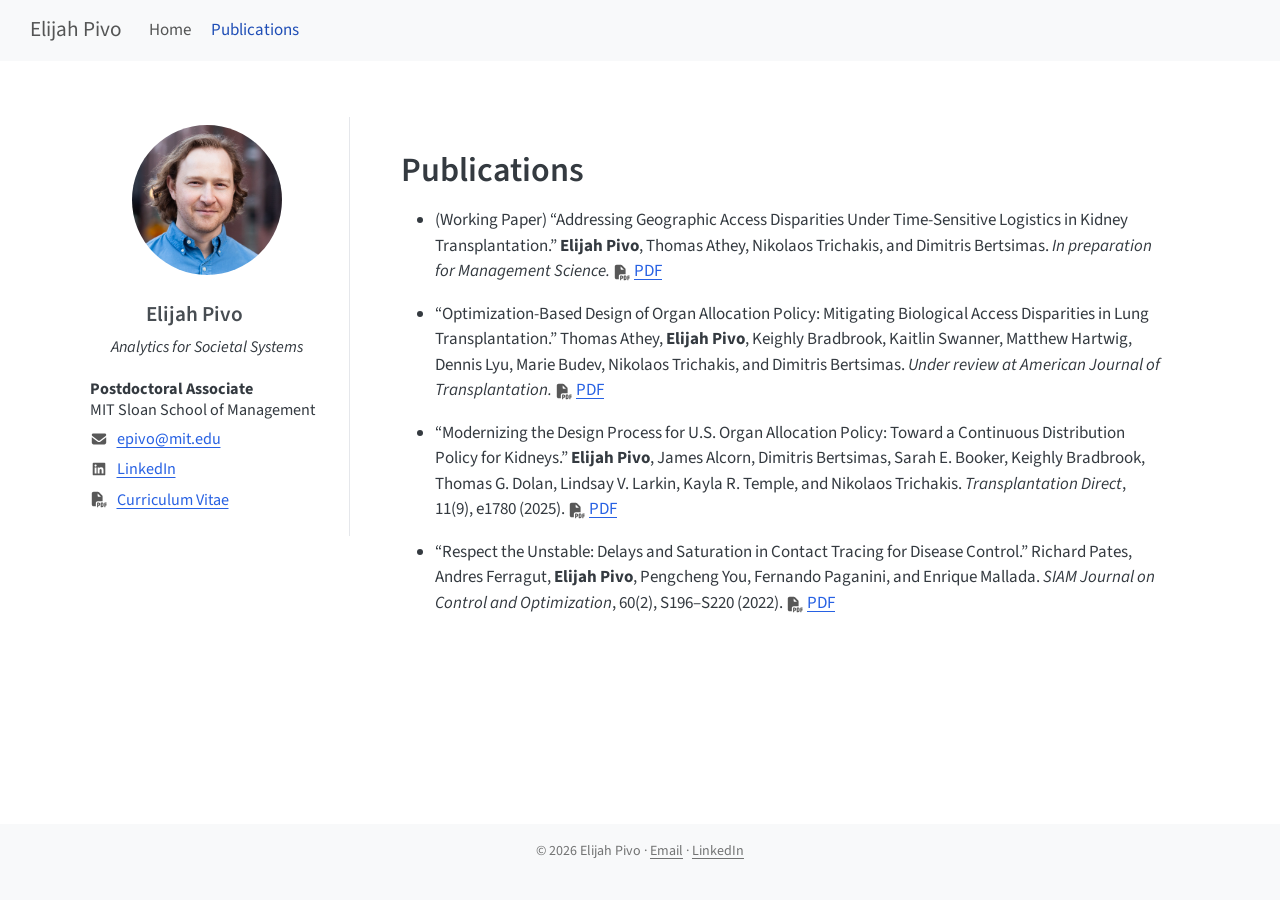
<file: publications.html>
<!DOCTYPE html>
<html xmlns="http://www.w3.org/1999/xhtml" lang="en" xml:lang="en"><head>

<meta charset="utf-8">
<meta name="generator" content="quarto-1.10.18">

<meta name="viewport" content="width=device-width, initial-scale=1.0, user-scalable=yes">


<title>publications – Elijah Pivo</title>
<style>
/* Default styles provided by pandoc.
** See https://pandoc.org/MANUAL.html#variables-for-html for config info.
*/
span.smallcaps{font-variant: small-caps;}
div.columns{display: flex; gap: 1.5em;}
div.column{flex: auto;}
@media screen {
div.columns{gap: min(4vw, 1.5em);}
div.column{overflow-x: auto;}
}
div.hanging-indent{margin-left: 1.5em; text-indent: -1.5em;}
ul.task-list{list-style: none;}
ul.task-list li input[type="checkbox"] {
  width: 0.8em;
  margin: 0 0.8em 0.2em -1em; /* quarto-specific, see https://github.com/quarto-dev/quarto-cli/issues/4556 */ 
  vertical-align: middle;
}
</style>


<script src="site_libs/quarto-nav/quarto-nav.js"></script>
<link href="./images/favicon.png" rel="icon" type="image/png">
<script src="site_libs/clipboard/clipboard.min.js"></script>
<script src="site_libs/quarto-html/quarto.js" type="module"></script>
<script src="site_libs/quarto-html/tabsets/tabsets.js" type="module"></script>
<script src="site_libs/quarto-html/popper.min.js"></script>
<script src="site_libs/quarto-html/tippy.umd.min.js"></script>
<script src="site_libs/quarto-html/anchor.min.js"></script>
<link href="site_libs/quarto-html/tippy.css" rel="stylesheet">
<link href="site_libs/quarto-html/quarto-syntax-highlighting-64a204ab8560d761af7679ceaba22944.css" rel="stylesheet" id="quarto-text-highlighting-styles">
<script src="site_libs/bootstrap/bootstrap.min.js"></script>
<link href="site_libs/bootstrap/bootstrap-icons.css" rel="stylesheet">
<link href="site_libs/bootstrap/bootstrap-c43d49efb0aefaa9bb5dc20be4588da5.min.css" rel="stylesheet" append-hash="true" id="quarto-bootstrap" data-mode="light">
<script id="quarto-search-options" type="application/json">{
  "language": {
    "search-no-results-text": "No results",
    "search-matching-documents-text": "matching documents",
    "search-copy-link-title": "Copy link to search",
    "search-hide-matches-text": "Hide additional matches",
    "search-more-match-text": "more match in this document",
    "search-more-matches-text": "more matches in this document",
    "search-clear-button-title": "Clear",
    "search-text-placeholder": "",
    "search-detached-cancel-button-title": "Cancel",
    "search-submit-button-title": "Submit",
    "search-label": "Search"
  }
}</script>
<script async="" src="https://www.googletagmanager.com/gtag/js?id=G-EB62W4D5LV"></script>

<script type="text/javascript">

window.dataLayer = window.dataLayer || [];
function gtag(){dataLayer.push(arguments);}
gtag('js', new Date());
gtag('config', 'G-EB62W4D5LV', { 'anonymize_ip': true});
</script>


<link rel="stylesheet" href="styles.css">
</head>

<body class="nav-fixed quarto-light">

<div id="quarto-search-results"></div>
  <header id="quarto-header" class="headroom fixed-top">
    <nav class="navbar navbar-expand-lg " data-bs-theme="dark">
      <div class="navbar-container container-fluid">
      <div class="navbar-brand-container mx-auto">
    <a class="navbar-brand" href="./index.html">
    <span class="navbar-title">Elijah Pivo</span>
    </a>
  </div>
          <button class="navbar-toggler" type="button" data-bs-toggle="collapse" data-bs-target="#navbarCollapse" aria-controls="navbarCollapse" role="menu" aria-expanded="false" aria-label="Toggle navigation" onclick="if (window.quartoToggleHeadroom) { window.quartoToggleHeadroom(); }">
  <span class="navbar-toggler-icon"></span>
</button>
          <div class="collapse navbar-collapse" id="navbarCollapse">
            <ul class="navbar-nav navbar-nav-scroll me-auto">
  <li class="nav-item">
    <a class="nav-link" href="./index.html"> 
<span class="menu-text">Home</span></a>
  </li>  
  <li class="nav-item">
    <a class="nav-link active" href="./publications.html" aria-current="page"> 
<span class="menu-text">Publications</span></a>
  </li>  
</ul>
          </div> <!-- /navcollapse -->
            <div class="quarto-navbar-tools">
</div>
      </div> <!-- /container-fluid -->
    </nav>
</header>
<!-- content -->
<div id="quarto-content" class="quarto-container page-columns page-rows-contents page-layout-full page-navbar">
<!-- sidebar -->
<!-- margin-sidebar -->
    
<!-- main -->
<main class="content column-page" id="quarto-document-content"><header id="title-block-header" class="quarto-title-block"></header>




<div class="profile-layout">
<div class="profile-sidebar">
<p><img src="images/headshot.jpg" alt="Portrait of Elijah Pivo" class="profile-photo" width="150" height="150"></p>
<section id="elijah-pivo" class="level3">
<h3 class="anchored" data-anchor-id="elijah-pivo">Elijah Pivo</h3>
<div class="profile-identity">
<p><span class="profile-tagline"><em>Analytics for Societal Systems</em></span><br> <strong>Postdoctoral Associate</strong><br> MIT Sloan School of Management</p>
</div>
<div class="profile-links">
<p><img src="images/icons/envelope-solid-full.svg" class="profile-icon img-fluid"> <a href="mailto:epivo@mit.edu">epivo@mit.edu</a></p>
<p><img src="images/icons/linkedin-brands-solid-full.svg" class="profile-icon img-fluid"> <a href="https://www.linkedin.com/in/epivo/">LinkedIn</a></p>
<p><img src="images/icons/file-pdf-solid-full.svg" class="profile-icon img-fluid"> <a href="files/Elijah_Pivo_CV_Web.pdf">Curriculum Vitae</a></p>
</div>
</section>
</div>
<section id="publications" class="level1 profile-main">
<h1>Publications</h1>
<ul>
<li><p>(Working Paper) “Addressing Geographic Access Disparities Under Time-Sensitive Logistics in Kidney Transplantation.” <strong>Elijah Pivo</strong>, Thomas Athey, Nikolaos Trichakis, and Dimitris Bertsimas. <em>In preparation for Management Science.</em> <img src="images/icons/file-pdf-solid-full.svg" class="profile-icon img-fluid"> <a href="files/working_papers/Pivo_Kidney_Geography_Paper__Preprint.pdf">PDF</a></p></li>
<li><p>“Optimization-Based Design of Organ Allocation Policy: Mitigating Biological Access Disparities in Lung Transplantation.” Thomas Athey, <strong>Elijah Pivo</strong>, Keighly Bradbrook, Kaitlin Swanner, Matthew Hartwig, Dennis Lyu, Marie Budev, Nikolaos Trichakis, and Dimitris Bertsimas. <em>Under review at American Journal of Transplantation.</em> <img src="images/icons/file-pdf-solid-full.svg" class="profile-icon img-fluid"> <a href="files/working_papers/Pivo_Lung_ABOChestSize_Paper__Preprint.pdf">PDF</a></p></li>
<li><p>“Modernizing the Design Process for U.S. Organ Allocation Policy: Toward a Continuous Distribution Policy for Kidneys.” <strong>Elijah Pivo</strong>, James Alcorn, Dimitris Bertsimas, Sarah E. Booker, Keighly Bradbrook, Thomas G. Dolan, Lindsay V. Larkin, Kayla R. Temple, and Nikolaos Trichakis. <em>Transplantation Direct</em>, 11(9), e1780 (2025). <img src="images/icons/file-pdf-solid-full.svg" class="profile-icon img-fluid"> <a href="files/publications/Modernizing_the_Design_Process_for_US_Organ_Allocation_Policy_Toward_a_Continuous_Distribution_Policy_for_Kidneys.pdf">PDF</a></p></li>
<li><p>“Respect the Unstable: Delays and Saturation in Contact Tracing for Disease Control.” Richard Pates, Andres Ferragut, <strong>Elijah Pivo</strong>, Pengcheng You, Fernando Paganini, and Enrique Mallada. <em>SIAM Journal on Control and Optimization</em>, 60(2), S196–S220 (2022). <img src="images/icons/file-pdf-solid-full.svg" class="profile-icon img-fluid"> <a href="files/publications/Respect_the_Unstable_Delays_and_Saturation_in_Contact_Tracing_for_Disease_Control.pdf">PDF</a></p></li>
</ul>
</section>
</div>



</main> <!-- /main -->
<script id="quarto-html-after-body" type="application/javascript">
  window.document.addEventListener("DOMContentLoaded", function (event) {
    const icon = "";
    const anchorJS = new window.AnchorJS();
    anchorJS.options = {
      placement: 'right',
      icon: icon
    };
    anchorJS.add('.anchored');
    const isCodeAnnotation = (el) => {
      for (const clz of el.classList) {
        if (clz.startsWith('code-annotation-')) {                     
          return true;
        }
      }
      return false;
    }
    const onCopySuccess = function(e) {
      // button target
      const button = e.trigger;
      // don't keep focus
      button.blur();
      // flash "checked"
      button.classList.add('code-copy-button-checked');
      var currentTitle = button.getAttribute("title");
      button.setAttribute("title", "Copied!");
      let tooltip;
      if (window.bootstrap) {
        button.setAttribute("data-bs-toggle", "tooltip");
        button.setAttribute("data-bs-placement", "left");
        button.setAttribute("data-bs-title", "Copied!");
        tooltip = new bootstrap.Tooltip(button, 
          { trigger: "manual", 
            customClass: "code-copy-button-tooltip",
            offset: [0, -8]});
        tooltip.show();    
      }
      setTimeout(function() {
        if (tooltip) {
          tooltip.hide();
          button.removeAttribute("data-bs-title");
          button.removeAttribute("data-bs-toggle");
          button.removeAttribute("data-bs-placement");
        }
        button.setAttribute("title", currentTitle);
        button.classList.remove('code-copy-button-checked');
      }, 1000);
      // clear code selection
      e.clearSelection();
    }
    const getTextToCopy = function(trigger) {
      const outerScaffold = trigger.parentElement.cloneNode(true);
      const codeEl = outerScaffold.querySelector('code');
      for (const childEl of codeEl.children) {
        if (isCodeAnnotation(childEl)) {
          childEl.remove();
        }
      }
      return codeEl.innerText;
    }
    const clipboard = new window.ClipboardJS('.code-copy-button:not([data-in-quarto-modal])', {
      text: getTextToCopy
    });
    clipboard.on('success', onCopySuccess);
    if (window.document.getElementById('quarto-embedded-source-code-modal')) {
      const clipboardModal = new window.ClipboardJS('.code-copy-button[data-in-quarto-modal]', {
        text: getTextToCopy,
        container: window.document.getElementById('quarto-embedded-source-code-modal')
      });
      clipboardModal.on('success', onCopySuccess);
    }
      var localhostRegex = new RegExp(/^(?:http|https):\/\/localhost\:?[0-9]*\//);
      var mailtoRegex = new RegExp(/^mailto:/);
        var filterRegex = new RegExp("https:\/\/elijahpivo\.com");
      var isInternal = (href) => {
          return filterRegex.test(href) || localhostRegex.test(href) || mailtoRegex.test(href);
      }
      // Inspect non-navigation links and adorn them if external
     var links = window.document.querySelectorAll('a[href]:not(.nav-link):not(.navbar-brand):not(.toc-action):not(.sidebar-link):not(.sidebar-item-toggle):not(.pagination-link):not(.no-external):not([aria-hidden]):not(.dropdown-item):not(.quarto-navigation-tool):not(.about-link)');
      for (var i=0; i<links.length; i++) {
        const link = links[i];
        if (!isInternal(link.href)) {
          // undo the damage that might have been done by quarto-nav.js in the case of
          // links that we want to consider external
          if (link.dataset.originalHref !== undefined) {
            link.href = link.dataset.originalHref;
          }
        }
      }
    function tippyHover(el, contentFn, onTriggerFn, onUntriggerFn) {
      const config = {
        allowHTML: true,
        maxWidth: 500,
        delay: 100,
        arrow: false,
        appendTo: function(el) {
            return el.parentElement;
        },
        interactive: true,
        interactiveBorder: 10,
        theme: 'quarto',
        placement: 'bottom-start',
      };
      if (contentFn) {
        config.content = contentFn;
      }
      if (onTriggerFn) {
        config.onTrigger = onTriggerFn;
      }
      if (onUntriggerFn) {
        config.onUntrigger = onUntriggerFn;
      }
      window.tippy(el, config); 
    }
    const noterefs = window.document.querySelectorAll('a[role="doc-noteref"]');
    for (var i=0; i<noterefs.length; i++) {
      const ref = noterefs[i];
      tippyHover(ref, function() {
        // use id or data attribute instead here
        let href = ref.getAttribute('data-footnote-href') || ref.getAttribute('href');
        try { href = new URL(href).hash; } catch {}
        const id = href.replace(/^#\/?/, "");
        const note = window.document.getElementById(id);
        if (note) {
          return note.innerHTML;
        } else {
          return "";
        }
      });
    }
    const xrefs = window.document.querySelectorAll('a.quarto-xref');
    const processXRef = (id, note) => {
      // Strip column container classes
      const stripColumnClz = (el) => {
        el.classList.remove("page-full", "page-columns");
        if (el.children) {
          for (const child of el.children) {
            stripColumnClz(child);
          }
        }
      }
      stripColumnClz(note)
      if (id === null || id.startsWith('sec-')) {
        // Special case sections, only their first couple elements
        const container = document.createElement("div");
        if (note.children && note.children.length > 2) {
          container.appendChild(note.children[0].cloneNode(true));
          for (let i = 1; i < note.children.length; i++) {
            const child = note.children[i];
            if (child.tagName === "P" && child.innerText === "") {
              continue;
            } else {
              container.appendChild(child.cloneNode(true));
              break;
            }
          }
          if (window.Quarto?.typesetMath) {
            window.Quarto.typesetMath(container);
          }
          return container.innerHTML
        } else {
          if (window.Quarto?.typesetMath) {
            window.Quarto.typesetMath(note);
          }
          return note.innerHTML;
        }
      } else {
        // Remove any anchor links if they are present
        const anchorLink = note.querySelector('a.anchorjs-link');
        if (anchorLink) {
          anchorLink.remove();
        }
        if (window.Quarto?.typesetMath) {
          window.Quarto.typesetMath(note);
        }
        if (note.classList.contains("callout")) {
          return note.outerHTML;
        } else {
          return note.innerHTML;
        }
      }
    }
    for (var i=0; i<xrefs.length; i++) {
      const xref = xrefs[i];
      tippyHover(xref, undefined, function(instance) {
        instance.disable();
        let url = xref.getAttribute('href');
        let hash = undefined; 
        if (url.startsWith('#')) {
          hash = url;
        } else {
          try { hash = new URL(url).hash; } catch {}
        }
        if (hash) {
          const id = hash.replace(/^#\/?/, "");
          const note = window.document.getElementById(id);
          if (note !== null) {
            try {
              const html = processXRef(id, note.cloneNode(true));
              instance.setContent(html);
            } finally {
              instance.enable();
              instance.show();
            }
          } else {
            // See if we can fetch this
            fetch(url.split('#')[0])
            .then(res => res.text())
            .then(html => {
              const parser = new DOMParser();
              const htmlDoc = parser.parseFromString(html, "text/html");
              const note = htmlDoc.getElementById(id);
              if (note !== null) {
                const html = processXRef(id, note);
                instance.setContent(html);
              } 
            }).finally(() => {
              instance.enable();
              instance.show();
            });
          }
        } else {
          // See if we can fetch a full url (with no hash to target)
          // This is a special case and we should probably do some content thinning / targeting
          fetch(url)
          .then(res => res.text())
          .then(html => {
            const parser = new DOMParser();
            const htmlDoc = parser.parseFromString(html, "text/html");
            const note = htmlDoc.querySelector('main.content');
            if (note !== null) {
              // This should only happen for chapter cross references
              // (since there is no id in the URL)
              // remove the first header
              if (note.children.length > 0 && note.children[0].tagName === "HEADER") {
                note.children[0].remove();
              }
              const html = processXRef(null, note);
              instance.setContent(html);
            } 
          }).finally(() => {
            instance.enable();
            instance.show();
          });
        }
      }, function(instance) {
      });
    }
        let selectedAnnoteEl;
        const selectorForAnnotation = ( cell, annotation) => {
          let cellAttr = 'data-code-cell="' + cell + '"';
          let lineAttr = 'data-code-annotation="' +  annotation + '"';
          const selector = 'span[' + cellAttr + '][' + lineAttr + ']';
          return selector;
        }
        const selectCodeLines = (annoteEl) => {
          const doc = window.document;
          const targetCell = annoteEl.getAttribute("data-target-cell");
          const targetAnnotation = annoteEl.getAttribute("data-target-annotation");
          const annoteSpan = window.document.querySelector(selectorForAnnotation(targetCell, targetAnnotation));
          const lines = annoteSpan.getAttribute("data-code-lines").split(",");
          const lineIds = lines.map((line) => {
            return targetCell + "-" + line;
          })
          let top = null;
          let height = null;
          let parent = null;
          if (lineIds.length > 0) {
              //compute the position of the single el (top and bottom and make a div)
              const el = window.document.getElementById(lineIds[0]);
              top = el.offsetTop;
              height = el.offsetHeight;
              parent = el.parentElement.parentElement;
            if (lineIds.length > 1) {
              const lastEl = window.document.getElementById(lineIds[lineIds.length - 1]);
              const bottom = lastEl.offsetTop + lastEl.offsetHeight;
              height = bottom - top;
            }
            if (top !== null && height !== null && parent !== null) {
              // cook up a div (if necessary) and position it 
              let div = window.document.getElementById("code-annotation-line-highlight");
              if (div === null) {
                div = window.document.createElement("div");
                div.setAttribute("id", "code-annotation-line-highlight");
                div.style.position = 'absolute';
                parent.appendChild(div);
              }
              div.style.top = top - 2 + "px";
              div.style.height = height + 4 + "px";
              div.style.left = 0;
              let gutterDiv = window.document.getElementById("code-annotation-line-highlight-gutter");
              if (gutterDiv === null) {
                gutterDiv = window.document.createElement("div");
                gutterDiv.setAttribute("id", "code-annotation-line-highlight-gutter");
                gutterDiv.style.position = 'absolute';
                const codeCell = window.document.getElementById(targetCell);
                const gutter = codeCell.querySelector('.code-annotation-gutter');
                gutter.appendChild(gutterDiv);
              }
              gutterDiv.style.top = top - 2 + "px";
              gutterDiv.style.height = height + 4 + "px";
            }
            selectedAnnoteEl = annoteEl;
          }
        };
        const unselectCodeLines = () => {
          const elementsIds = ["code-annotation-line-highlight", "code-annotation-line-highlight-gutter"];
          elementsIds.forEach((elId) => {
            const div = window.document.getElementById(elId);
            if (div) {
              div.remove();
            }
          });
          selectedAnnoteEl = undefined;
        };
          // Handle positioning of the toggle
      window.addEventListener(
        "resize",
        throttle(() => {
          elRect = undefined;
          if (selectedAnnoteEl) {
            selectCodeLines(selectedAnnoteEl);
          }
        }, 10)
      );
      function throttle(fn, ms) {
      let throttle = false;
      let timer;
        return (...args) => {
          if(!throttle) { // first call gets through
              fn.apply(this, args);
              throttle = true;
          } else { // all the others get throttled
              if(timer) clearTimeout(timer); // cancel #2
              timer = setTimeout(() => {
                fn.apply(this, args);
                timer = throttle = false;
              }, ms);
          }
        };
      }
        // Attach click handler to the DT
        const annoteDls = window.document.querySelectorAll('dt[data-target-cell]');
        for (const annoteDlNode of annoteDls) {
          annoteDlNode.addEventListener('click', (event) => {
            const clickedEl = event.target;
            if (clickedEl !== selectedAnnoteEl) {
              unselectCodeLines();
              const activeEl = window.document.querySelector('dt[data-target-cell].code-annotation-active');
              if (activeEl) {
                activeEl.classList.remove('code-annotation-active');
              }
              selectCodeLines(clickedEl);
              clickedEl.classList.add('code-annotation-active');
            } else {
              // Unselect the line
              unselectCodeLines();
              clickedEl.classList.remove('code-annotation-active');
            }
          });
        }
    const findCites = (el) => {
      const parentEl = el.parentElement;
      if (parentEl) {
        const cites = parentEl.dataset.cites;
        if (cites) {
          return {
            el,
            cites: cites.split(' ')
          };
        } else {
          return findCites(el.parentElement)
        }
      } else {
        return undefined;
      }
    };
    var bibliorefs = window.document.querySelectorAll('a[role="doc-biblioref"]');
    for (var i=0; i<bibliorefs.length; i++) {
      const ref = bibliorefs[i];
      const citeInfo = findCites(ref);
      if (citeInfo) {
        tippyHover(citeInfo.el, function() {
          var popup = window.document.createElement('div');
          citeInfo.cites.forEach(function(cite) {
            var citeDiv = window.document.createElement('div');
            citeDiv.classList.add('hanging-indent');
            citeDiv.classList.add('csl-entry');
            var biblioDiv = window.document.getElementById('ref-' + cite);
            if (biblioDiv) {
              citeDiv.innerHTML = biblioDiv.innerHTML;
            }
            popup.appendChild(citeDiv);
          });
          return popup.innerHTML;
        });
      }
    }
  });
  </script>
</div> <!-- /content -->
<footer class="footer">
  <div class="nav-footer">
    <div class="nav-footer-left">
      &nbsp;
    </div>   
    <div class="nav-footer-center">
<p>© 2026 Elijah Pivo · <a href="mailto:epivo@mit.edu">Email</a> · <a href="https://www.linkedin.com/in/epivo/">LinkedIn</a></p>
</div>
    <div class="nav-footer-right">
      &nbsp;
    </div>
  </div>
</footer>




</body></html>
</file>
<file: site_libs/quarto-html/tippy.css>
.tippy-box[data-animation=fade][data-state=hidden]{opacity:0}[data-tippy-root]{max-width:calc(100vw - 10px)}.tippy-box{position:relative;background-color:#333;color:#fff;border-radius:4px;font-size:14px;line-height:1.4;white-space:normal;outline:0;transition-property:transform,visibility,opacity}.tippy-box[data-placement^=top]>.tippy-arrow{bottom:0}.tippy-box[data-placement^=top]>.tippy-arrow:before{bottom:-7px;left:0;border-width:8px 8px 0;border-top-color:initial;transform-origin:center top}.tippy-box[data-placement^=bottom]>.tippy-arrow{top:0}.tippy-box[data-placement^=bottom]>.tippy-arrow:before{top:-7px;left:0;border-width:0 8px 8px;border-bottom-color:initial;transform-origin:center bottom}.tippy-box[data-placement^=left]>.tippy-arrow{right:0}.tippy-box[data-placement^=left]>.tippy-arrow:before{border-width:8px 0 8px 8px;border-left-color:initial;right:-7px;transform-origin:center left}.tippy-box[data-placement^=right]>.tippy-arrow{left:0}.tippy-box[data-placement^=right]>.tippy-arrow:before{left:-7px;border-width:8px 8px 8px 0;border-right-color:initial;transform-origin:center right}.tippy-box[data-inertia][data-state=visible]{transition-timing-function:cubic-bezier(.54,1.5,.38,1.11)}.tippy-arrow{width:16px;height:16px;color:#333}.tippy-arrow:before{content:"";position:absolute;border-color:transparent;border-style:solid}.tippy-content{position:relative;padding:5px 9px;z-index:1}
</file>
<file: site_libs/quarto-html/quarto-syntax-highlighting-64a204ab8560d761af7679ceaba22944.css>
/* quarto syntax highlight colors */
:root {
  --quarto-hl-ot-color: #003B4F;
  --quarto-hl-at-color: #657422;
  --quarto-hl-ss-color: #20794D;
  --quarto-hl-an-color: #5E5E5E;
  --quarto-hl-fu-color: #4758AB;
  --quarto-hl-st-color: #20794D;
  --quarto-hl-cf-color: #003B4F;
  --quarto-hl-op-color: #5E5E5E;
  --quarto-hl-er-color: #AD0000;
  --quarto-hl-bn-color: #AD0000;
  --quarto-hl-al-color: #AD0000;
  --quarto-hl-va-color: #111111;
  --quarto-hl-bu-color: inherit;
  --quarto-hl-ex-color: inherit;
  --quarto-hl-pp-color: #AD0000;
  --quarto-hl-in-color: #5E5E5E;
  --quarto-hl-vs-color: #20794D;
  --quarto-hl-wa-color: #5E5E5E;
  --quarto-hl-do-color: #5E5E5E;
  --quarto-hl-im-color: #00769E;
  --quarto-hl-ch-color: #20794D;
  --quarto-hl-dt-color: #AD0000;
  --quarto-hl-fl-color: #AD0000;
  --quarto-hl-co-color: #5E5E5E;
  --quarto-hl-cv-color: #5E5E5E;
  --quarto-hl-cn-color: #8f5902;
  --quarto-hl-sc-color: #5E5E5E;
  --quarto-hl-dv-color: #AD0000;
  --quarto-hl-kw-color: #003B4F;
}

/* other quarto variables */
:root {
  --quarto-font-monospace: SFMono-Regular, Menlo, Monaco, Consolas, "Liberation Mono", "Courier New", monospace;
}

/* syntax highlight based on Pandoc's rules */
pre > code.sourceCode > span {
  color: #003B4F;
}

code.sourceCode > span {
  color: #003B4F;
}

div.sourceCode,
div.sourceCode pre.sourceCode {
  color: #003B4F;
}

/* Normal */
code span {
  color: #003B4F;
}

/* Alert */
code span.al {
  color: #AD0000;
  font-style: inherit;
}

/* Annotation */
code span.an {
  color: #5E5E5E;
  font-style: inherit;
}

/* Attribute */
code span.at {
  color: #657422;
  font-style: inherit;
}

/* BaseN */
code span.bn {
  color: #AD0000;
  font-style: inherit;
}

/* BuiltIn */
code span.bu {
  font-style: inherit;
}

/* ControlFlow */
code span.cf {
  color: #003B4F;
  font-weight: bold;
  font-style: inherit;
}

/* Char */
code span.ch {
  color: #20794D;
  font-style: inherit;
}

/* Constant */
code span.cn {
  color: #8f5902;
  font-style: inherit;
}

/* Comment */
code span.co {
  color: #5E5E5E;
  font-style: inherit;
}

/* CommentVar */
code span.cv {
  color: #5E5E5E;
  font-style: italic;
}

/* Documentation */
code span.do {
  color: #5E5E5E;
  font-style: italic;
}

/* DataType */
code span.dt {
  color: #AD0000;
  font-style: inherit;
}

/* DecVal */
code span.dv {
  color: #AD0000;
  font-style: inherit;
}

/* Error */
code span.er {
  color: #AD0000;
  font-style: inherit;
}

/* Extension */
code span.ex {
  font-style: inherit;
}

/* Float */
code span.fl {
  color: #AD0000;
  font-style: inherit;
}

/* Function */
code span.fu {
  color: #4758AB;
  font-style: inherit;
}

/* Import */
code span.im {
  color: #00769E;
  font-style: inherit;
}

/* Information */
code span.in {
  color: #5E5E5E;
  font-style: inherit;
}

/* Keyword */
code span.kw {
  color: #003B4F;
  font-weight: bold;
  font-style: inherit;
}

/* Operator */
code span.op {
  color: #5E5E5E;
  font-style: inherit;
}

/* Other */
code span.ot {
  color: #003B4F;
  font-style: inherit;
}

/* Preprocessor */
code span.pp {
  color: #AD0000;
  font-style: inherit;
}

/* SpecialChar */
code span.sc {
  color: #5E5E5E;
  font-style: inherit;
}

/* SpecialString */
code span.ss {
  color: #20794D;
  font-style: inherit;
}

/* String */
code span.st {
  color: #20794D;
  font-style: inherit;
}

/* Variable */
code span.va {
  color: #111111;
  font-style: inherit;
}

/* VerbatimString */
code span.vs {
  color: #20794D;
  font-style: inherit;
}

/* Warning */
code span.wa {
  color: #5E5E5E;
  font-style: italic;
}

.prevent-inlining {
  content: "</";
}

/*# sourceMappingURL=9d8d5bb603a83b8298b89080a598c93b.css.map */
</file>
<file: styles.css>
/* css styles */
.profile-layout {
  display: grid;
  grid-template-columns: 260px minmax(0, 1fr);
  gap: 3rem;
  max-width: 1100px;
  margin: 1.5rem auto 0;
  align-items: start;
}

.profile-sidebar {
  padding: 0.5rem 1.5rem 1rem 0;
  border-right: 1px solid #e5e7eb;
  font-size: 0.95rem;
  margin: 0;
  line-height: 1.35;

  position: sticky;
  top: 5rem;
  align-self: start;
}

.profile-photo {
  display: block;
  width: 150px;
  height: 150px;
  object-fit: cover;
  /* object-position: center 10%; */
  border-radius: 50%;
  margin: 0 auto 1rem;
}

.profile-sidebar h3 {
  text-align: center;
  font-size: 1.25rem;
}

.profile-main {
  max-width: 760px;
}

@media (max-width: 760px) {
  .profile-layout {
    grid-template-columns: 1fr;
    gap: 1.5rem;
  }

  .profile-sidebar {
    position: static;
    border-right: 0;
    border-bottom: 1px solid #e5e7eb;
    padding: 0 0 1.5rem;
  }

  .profile-main {
    max-width: none;
  }
}

.profile-identity p {
    text-align: left;
    margin: 0;
    line-height: 1.3;
}

.profile-links p {
  display: flex;
  align-items: center;
  gap: 0.5rem;
  margin: 0.5rem 0;
}

.profile-icon {
  opacity: 0.65;
  width: 18px;
  height: 18px;
  object-fit: contain;
  flex: 0 0 18px;
}

.profile-tagline {
  display: block;
  text-align: center;
}

.nav-footer {
  padding-top: 1rem;
  padding-bottom: 1rem;
}

/* Research-project cards on the homepage */
.research-grid {
  display: grid;
  grid-template-columns: repeat(2, minmax(0, 1fr));
  gap: 1.5rem;
  margin-top: 1.25rem;
}

.research-card {
  display: flex;
  flex-direction: column;
  min-width: 0;
  overflow: hidden;

  background: #ffffff;
  border: 1px solid #e5e7eb;
  border-radius: 0.7rem;
  box-shadow: 0 2px 8px rgba(0, 0, 0, 0.05);

  transition: transform 0.18s ease, box-shadow 0.18s ease;
}

.research-card:hover {
  transform: translateY(-3px);
  box-shadow: 0 8px 20px rgba(0, 0, 0, 0.10);
}

.research-card-visual {
  aspect-ratio: 16 / 9;
  overflow: hidden;
  background: #f3f4f6;
}

.research-card-visual p {
  height: 100%;
  margin: 0;
}

.research-card-visual a {
  display: block;
  height: 100%;
}

.research-card-image {
  display: block;
  width: 100%;
  height: 100%;
  object-fit: cover;

  transition: transform 0.25s ease;
}

.research-card:hover .research-card-image {
  transform: scale(1.025);
}

.research-card-body {
  display: flex;
  flex: 1;
  flex-direction: column;
  padding: 1.05rem 1.15rem 1.15rem;
}

.research-card-status {
  display: inline-block;
  margin-bottom: 0.55rem;

  color: #6b7280;
  font-size: 0.76rem;
  font-weight: 600;
  letter-spacing: 0.04em;
  text-transform: uppercase;
}

.research-card-body h3 {
  margin: 0 0 0.65rem;
  font-size: 1.12rem;
  line-height: 1.3;
}

.research-card-body p {
  margin: 0;
  font-size: 0.93rem;
  line-height: 1.5;
}

.research-card-action {
  margin-top: auto;
  padding-top: 1rem;
}

.research-card-link {
  font-weight: 600;
  text-decoration: none;
}

.research-card-link:hover {
  text-decoration: underline;
}

/* One card per row after the profile layout stacks */
@media (max-width: 760px) {
  .research-grid {
    grid-template-columns: 1fr;
    gap: 1.25rem;
  }
}

/* Limit the size of images in the lightbox */
.glightbox-container .gslide-image img {
  max-width: 60vw !important;
  max-height: 60vh !important;
  width: auto;
  height: auto;
}

.video-modal-player {
  position: relative;
  aspect-ratio: 16 / 9;
}

.video-modal-player iframe {
  position: absolute;
  inset: 0;
  width: 100%;
  height: 100%;
  border: 0;
}

#healsVideoModal .modal-header {
  display: flex;
  align-items: center;
  padding: 0.85rem 1.25rem;
  border-bottom: 1px solid #e5e7eb;
}

#healsVideoModal .modal-title {
  margin: 0 !important;
  padding: 0 !important;
  border: 0 !important;
  font-size: 1.1rem;
  line-height: 1.3;
}

#healsVideoModal .btn-close {
  margin: 0;
}
</file>
